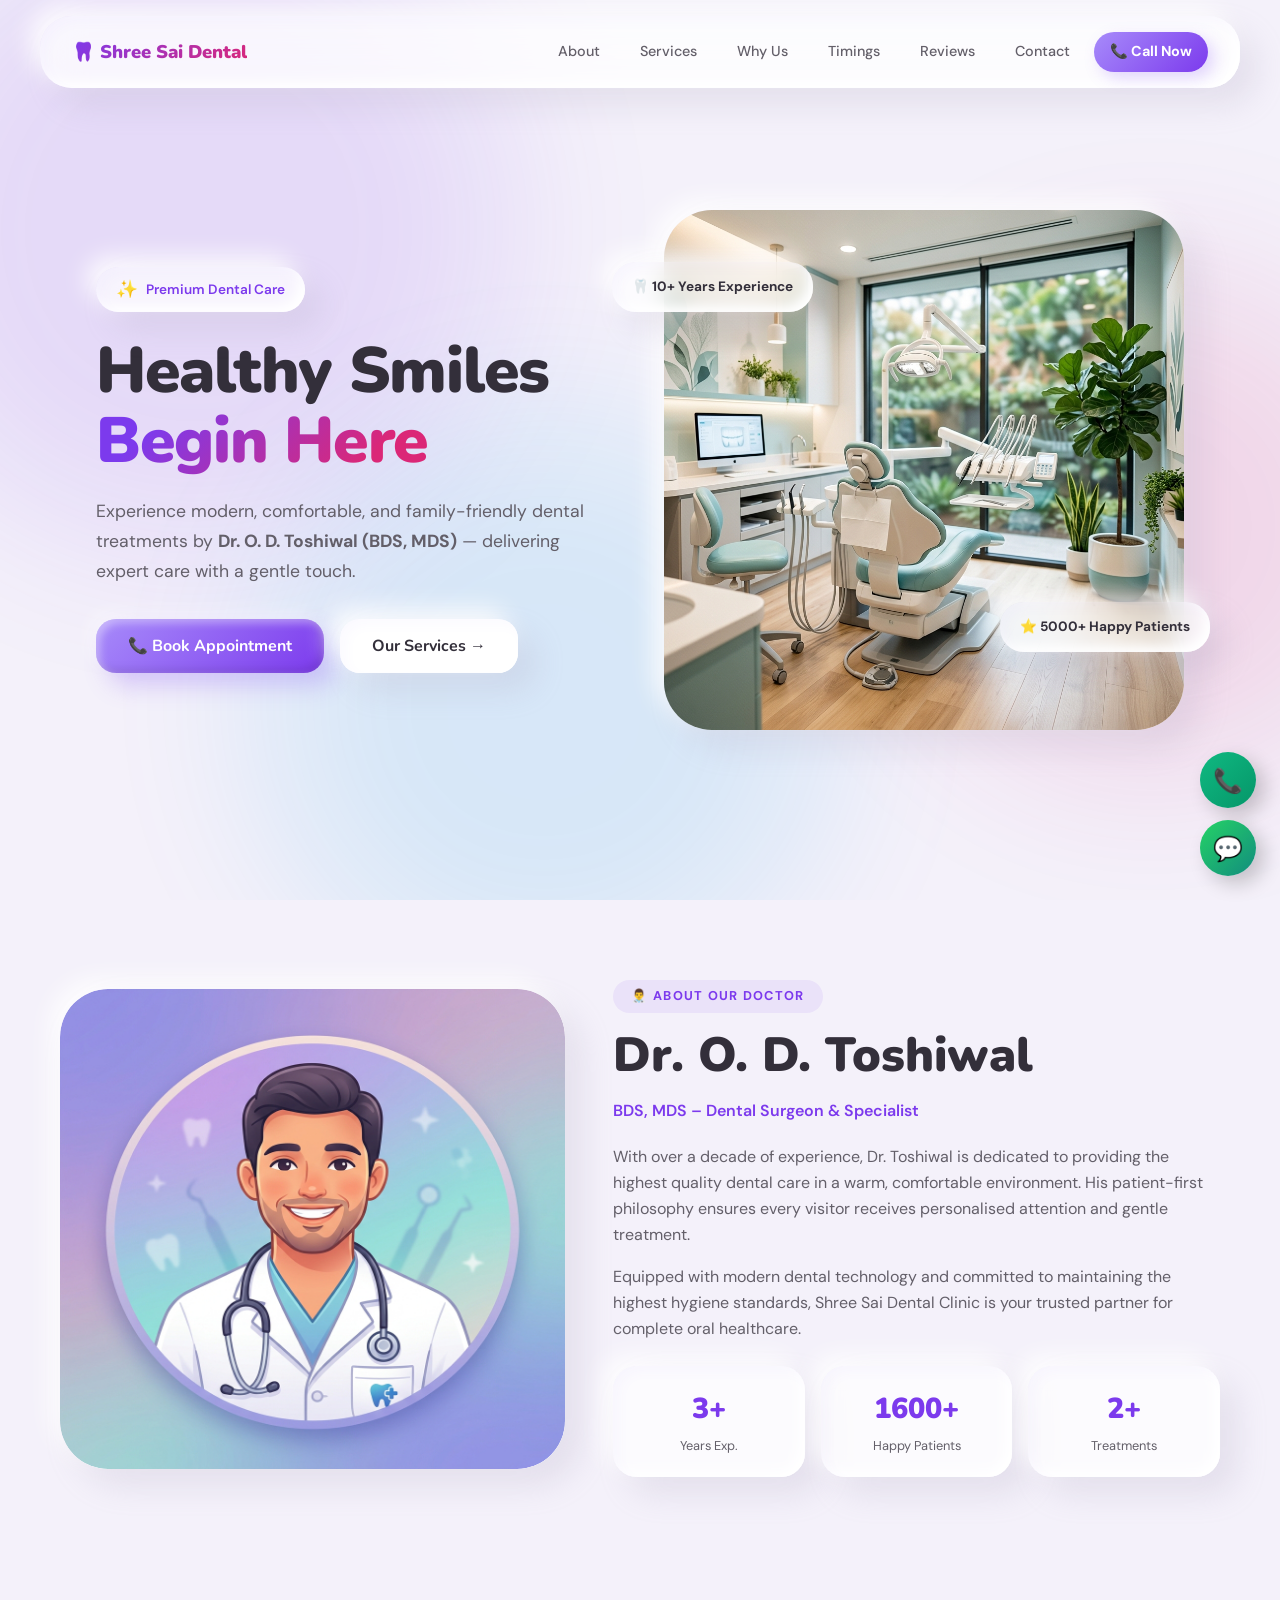
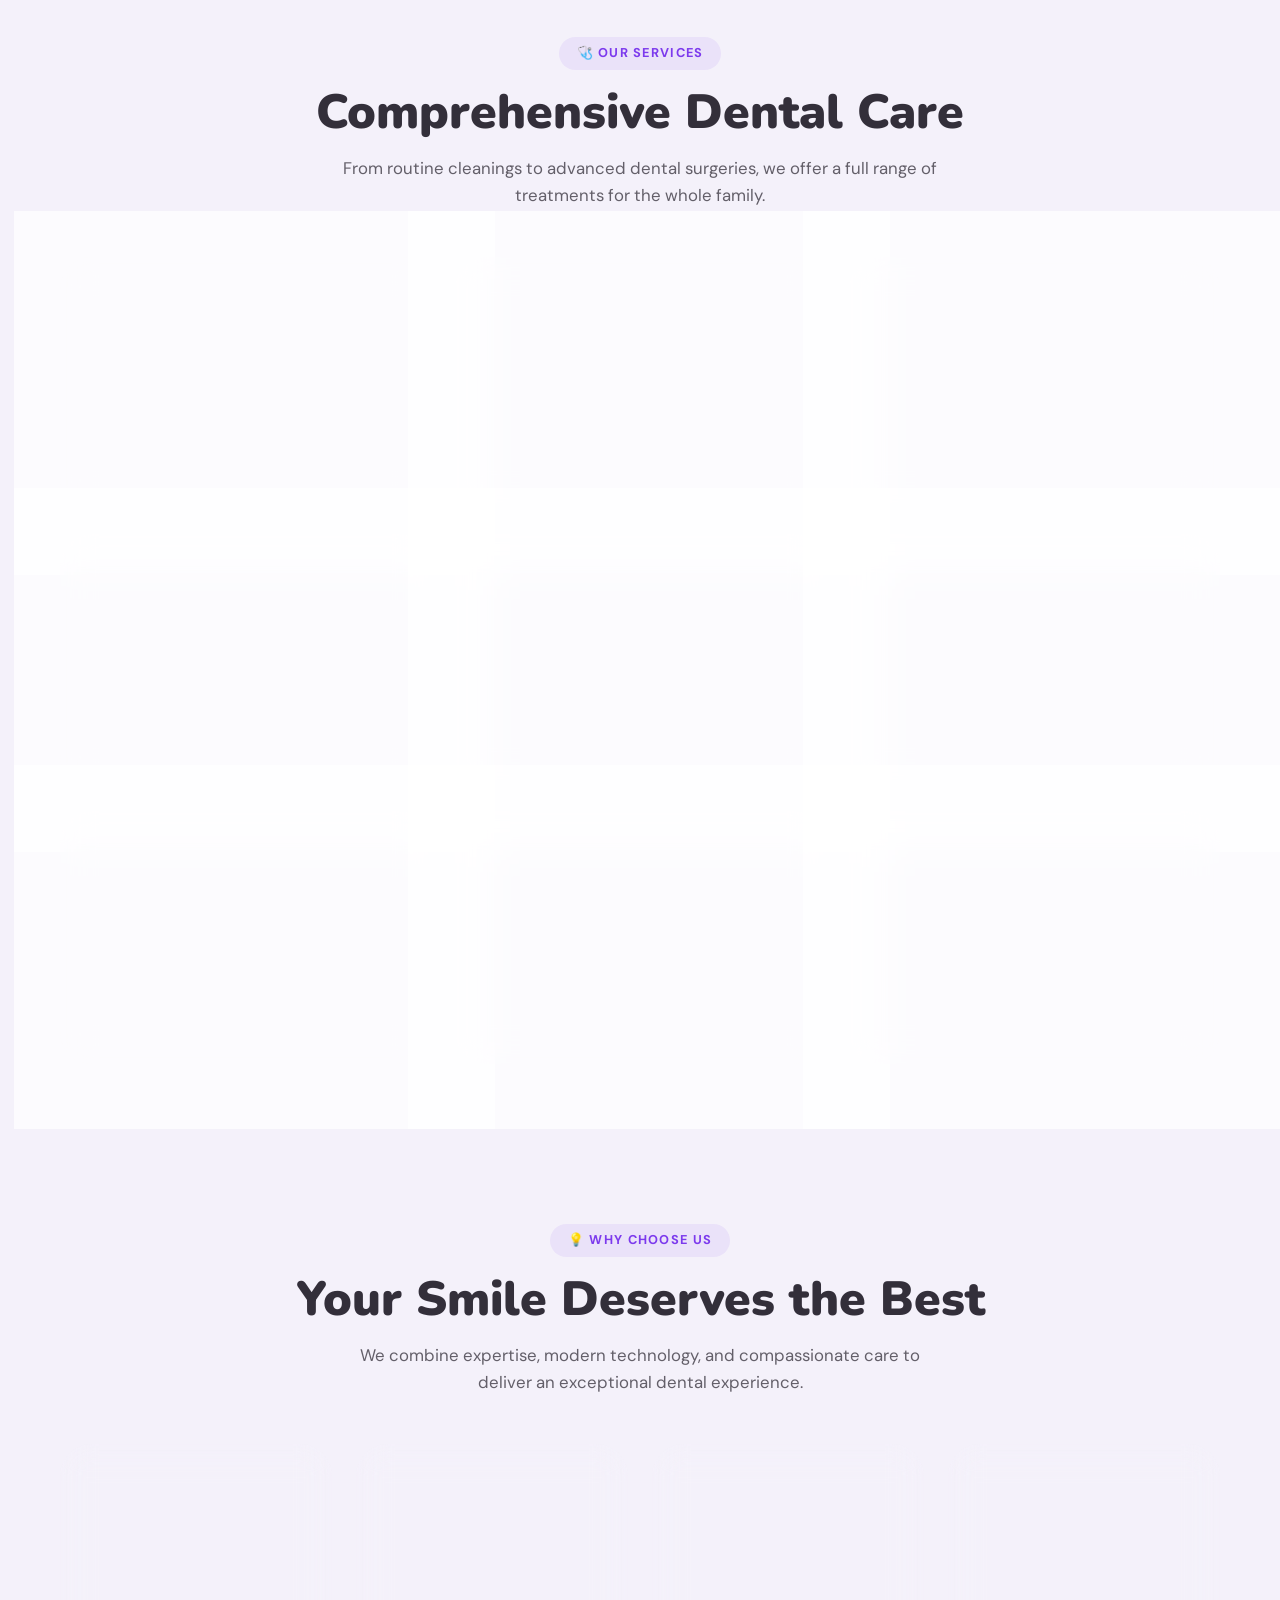
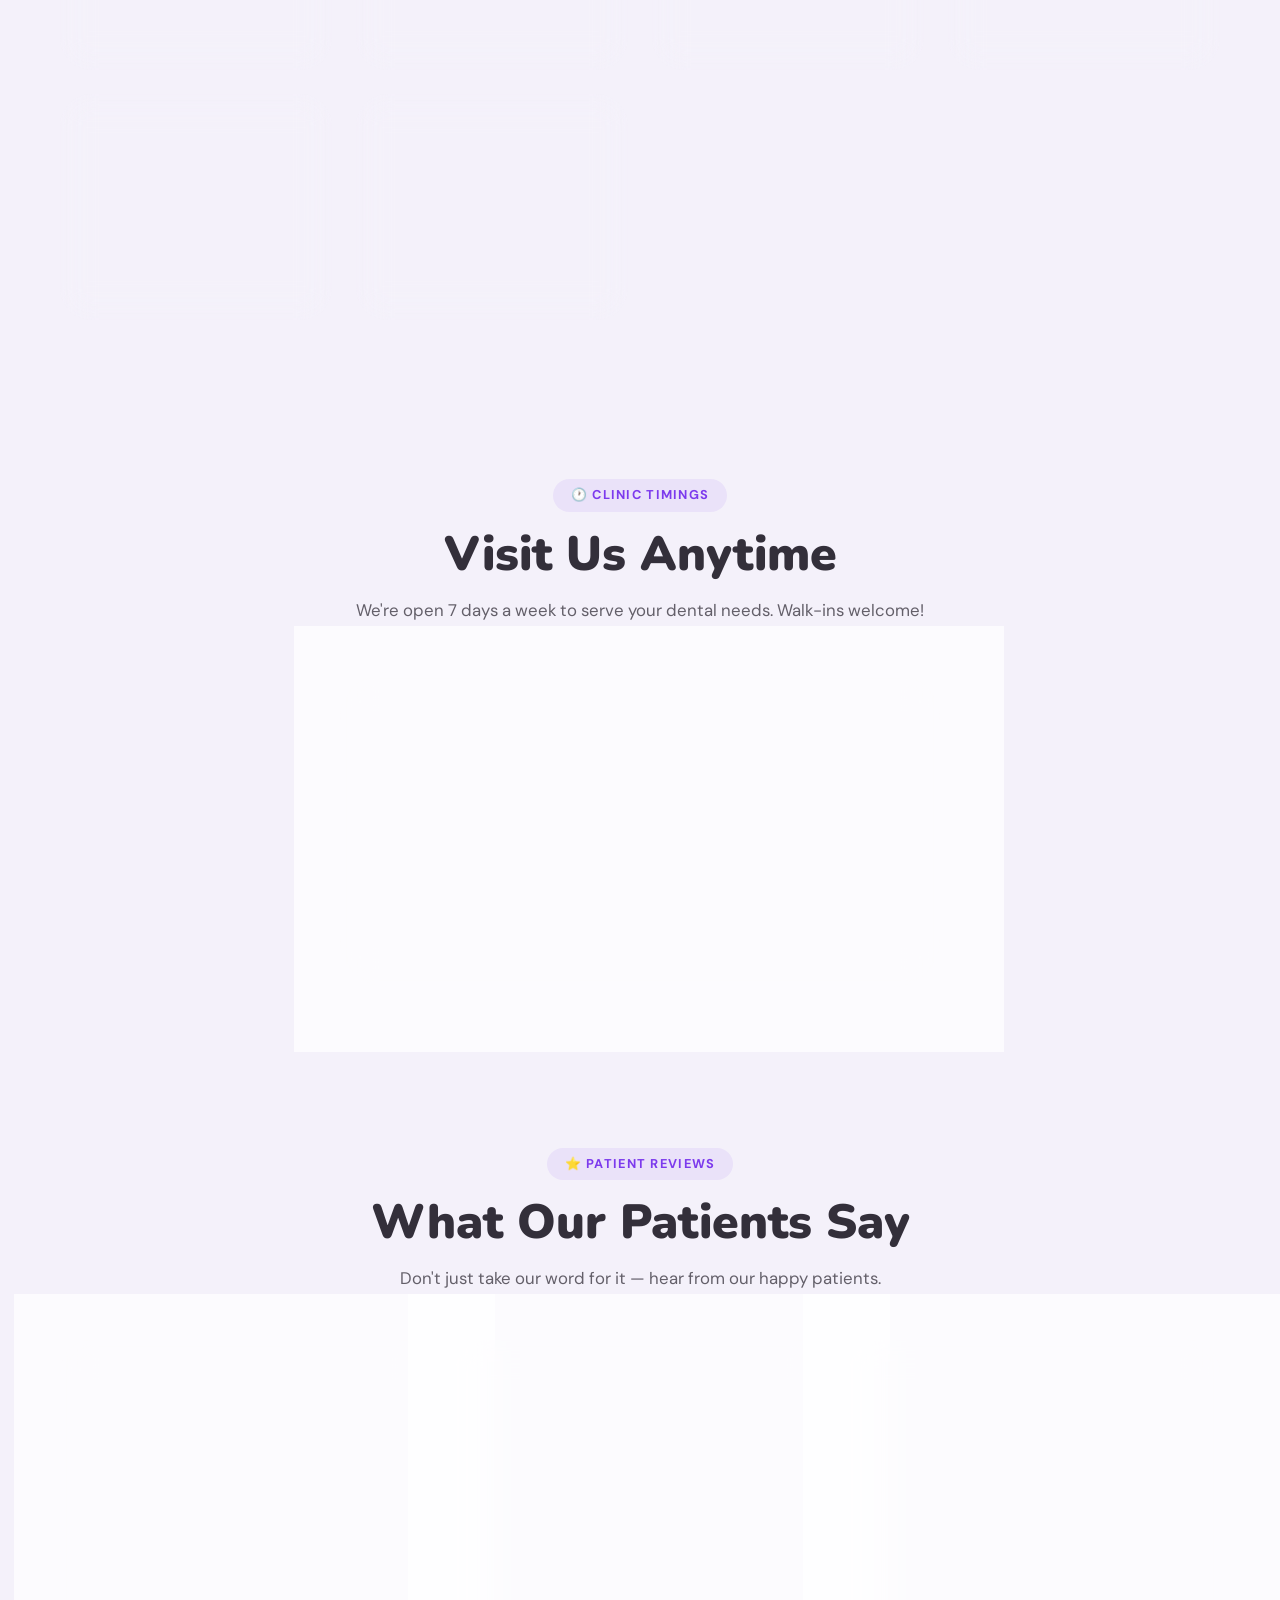
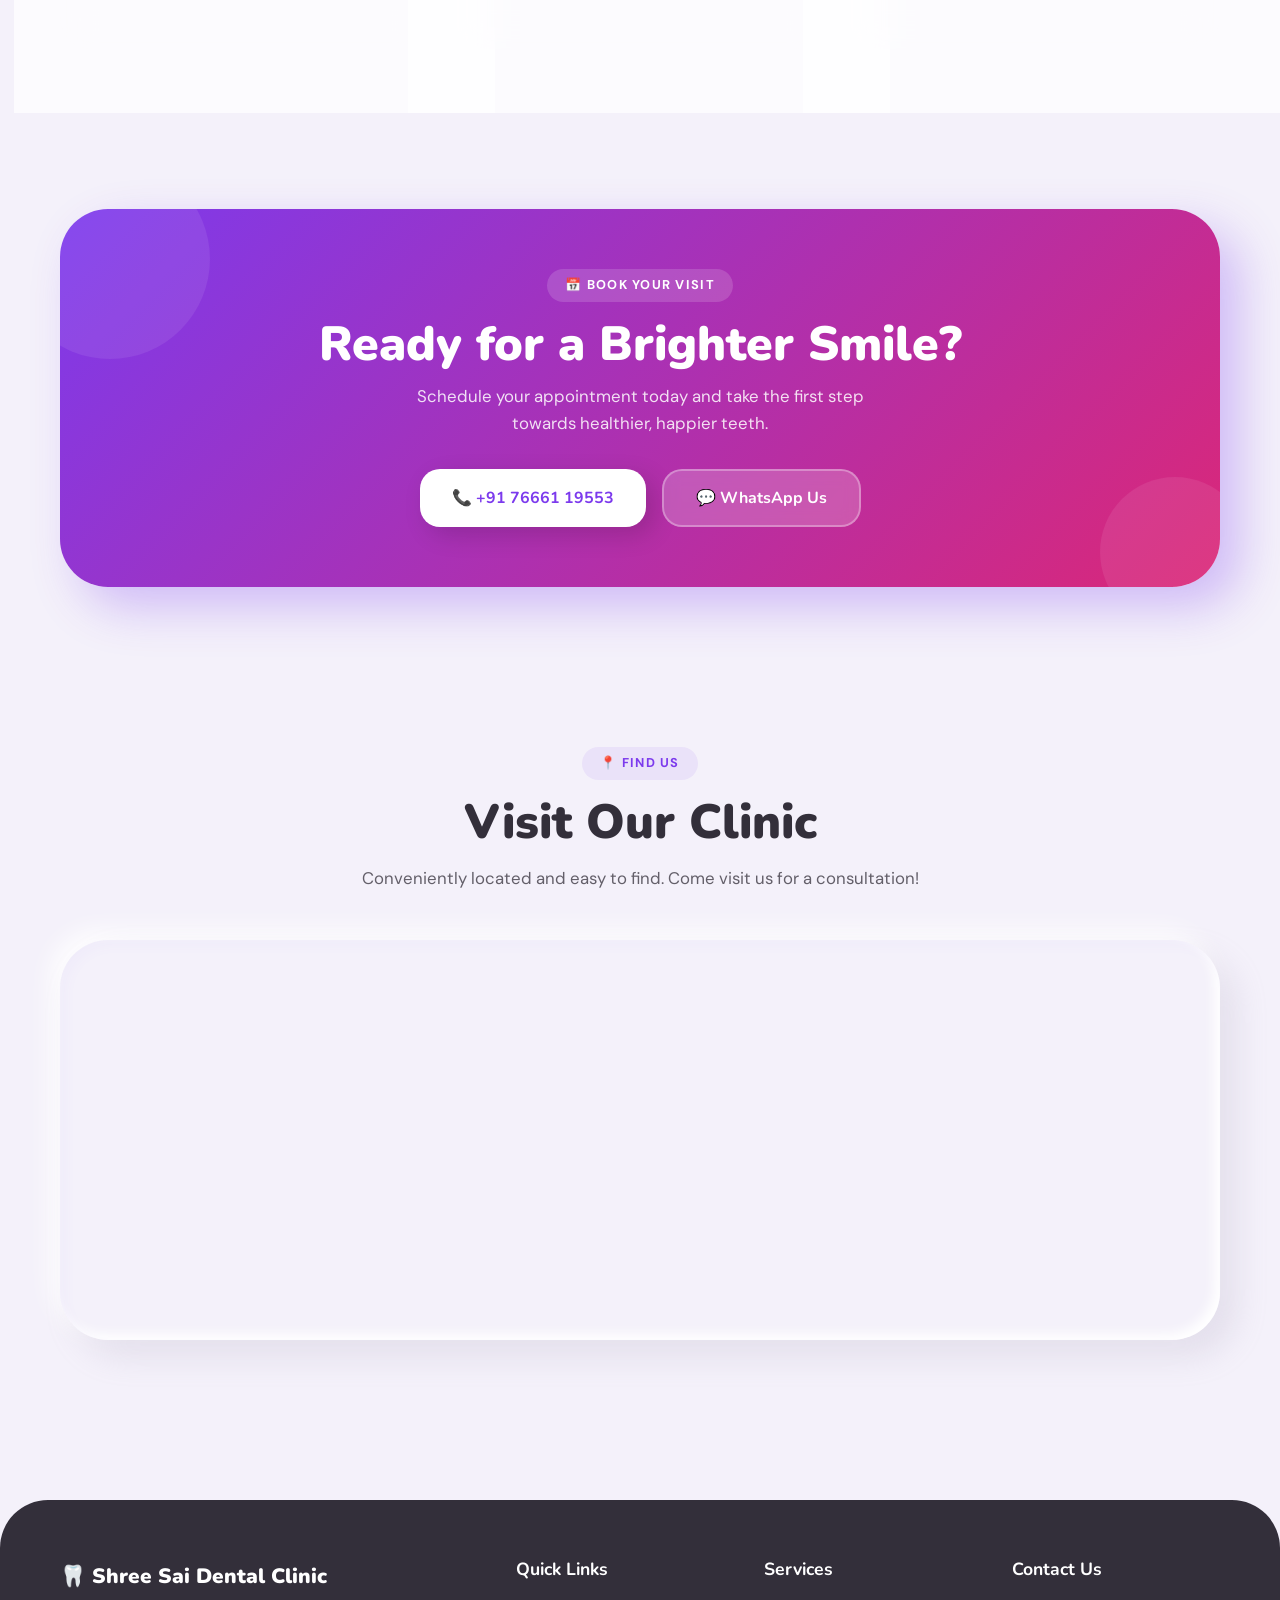
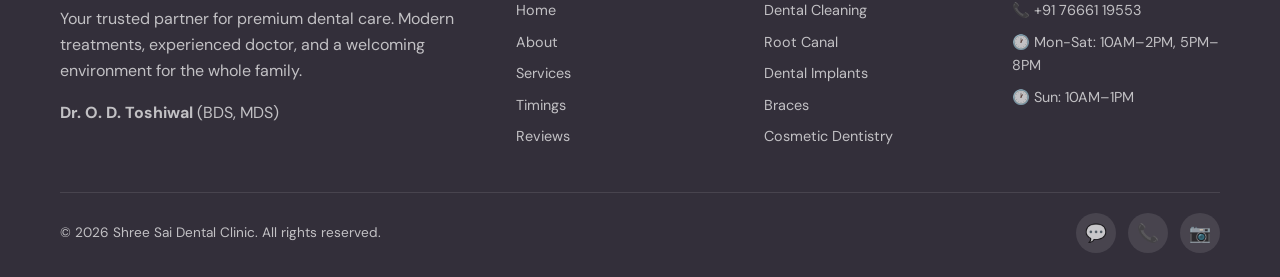
<file: sai_dental/index.html>
<!DOCTYPE html>
<html lang="en">

<head>
  <meta charset="UTF-8">
  <meta name="viewport" content="width=device-width, initial-scale=1.0">
  <title>Shree Sai Dental Clinic | Dr. O. D. Toshiwal (BDS, MDS) – Premium Dental Care</title>
  <meta name="description"
    content="Shree Sai Dental Clinic offers premium dental care by Dr. O. D. Toshiwal (BDS, MDS). Services include dental implants, root canal, braces, cosmetic dentistry &amp; more. Book your appointment today.">
  <meta name="keywords"
    content="dental clinic, dentist, dental implants, root canal, braces, cosmetic dentistry, Dr Toshiwal">
  <link rel="stylesheet" href="style.css">
  <link rel="icon"
    href="data:image/svg+xml,<svg xmlns='http://www.w3.org/2000/svg' viewBox='0 0 100 100'><text y='.9em' font-size='90'>🦷</text></svg>">
</head>

<body>

  <!-- Loader -->
  <div id="loader">
    <div class="loader-tooth"></div>
  </div>

  <!-- Floating Background Blobs -->
  <div class="blobs">
    <div class="blob blob--1"></div>
    <div class="blob blob--2"></div>
    <div class="blob blob--3"></div>
  </div>

  <!-- Navbar -->
  <nav class="navbar" id="navbar">
    <a href="#" class="nav-logo">🦷 Shree Sai Dental</a>
    <div class="nav-links" id="navLinks">
      <a href="#about">About</a>
      <a href="#services">Services</a>
      <a href="#why-us">Why Us</a>
      <a href="#timings">Timings</a>
      <a href="#testimonials">Reviews</a>
      <a href="#contact">Contact</a>
      <a href="tel:+917666119553" class="nav-cta">📞 Call Now</a>
    </div>
    <button class="hamburger" id="hamburger" aria-label="Menu">
      <span></span><span></span><span></span>
    </button>
  </nav>

  <!-- Mobile Menu -->
  <div class="mobile-overlay" id="mobileOverlay"></div>
  <div class="mobile-menu" id="mobileMenu">
    <a href="#about">About</a>
    <a href="#services">Services</a>
    <a href="#why-us">Why Us</a>
    <a href="#timings">Timings</a>
    <a href="#testimonials">Reviews</a>
    <a href="#contact">Contact</a>
    <a href="tel:+917666119553" style="color:var(--accent);">📞 +91 76661 19553</a>
  </div>

  <!-- Hero Section -->
  <section class="hero" id="hero">
    <div class="container">
      <div class="hero-grid">
        <div class="hero-content">
          <div class="hero-badge"><span>✨</span> Premium Dental Care</div>
          <h1>Healthy Smiles<br><span class="gradient-text">Begin Here</span></h1>
          <p class="hero-sub">Experience modern, comfortable, and family-friendly dental treatments by <strong>Dr. O. D.
              Toshiwal (BDS, MDS)</strong> — delivering expert care with a gentle touch.</p>
          <div class="hero-btns">
            <a href="tel:+917666119553" class="btn btn--primary">📞 Book Appointment</a>
            <a href="#services" class="btn btn--secondary">Our Services →</a>
          </div>
        </div>
        <div class="hero-img-wrap">
          <img src="assets/clinic-hero.png" alt="Modern dental clinic with state-of-the-art equipment" width="520"
            height="520">
          <div class="hero-float hero-float--1">🦷 10+ Years Experience</div>
          <div class="hero-float hero-float--2">⭐ 5000+ Happy Patients</div>
        </div>
      </div>
    </div>
  </section>

  <!-- About Section -->
  <section id="about" class="reveal">
    <div class="container">
      <div class="about-grid">
        <div class="about-img">
          <img src="assets/doctor-avatar.png" alt="Dr. O. D. Toshiwal – Dentist at Shree Sai Dental Clinic" width="480"
            height="480">
        </div>
        <div class="about-content">
          <div class="section-badge">👨‍⚕️ About Our Doctor</div>
          <h2 class="section-title">Dr. O. D. Toshiwal</h2>
          <p class="subtitle">BDS, MDS – Dental Surgeon & Specialist</p>
          <p>With over a decade of experience, Dr. Toshiwal is dedicated to providing the highest quality dental care in
            a warm, comfortable environment. His patient-first philosophy ensures every visitor receives personalised
            attention and gentle treatment.</p>
          <p>Equipped with modern dental technology and committed to maintaining the highest hygiene standards, Shree
            Sai Dental Clinic is your trusted partner for complete oral healthcare.</p>
          <div class="about-stats">
            <div class="stat-orb">
              <div class="num" data-target="10">0</div>
              <div class="label">Years Exp.</div>
            </div>
            <div class="stat-orb">
              <div class="num" data-target="5000">0</div>
              <div class="label">Happy Patients</div>
            </div>
            <div class="stat-orb">
              <div class="num" data-target="9">0</div>
              <div class="label">Treatments</div>
            </div>
          </div>
        </div>
      </div>
    </div>
  </section>

  <!-- Services Section -->
  <section id="services" class="reveal">
    <div class="container">
      <div class="text-center">
        <div class="section-badge">🩺 Our Services</div>
        <h2 class="section-title">Comprehensive Dental Care</h2>
        <p class="section-sub mx-auto">From routine cleanings to advanced dental surgeries, we offer a full range of
          treatments for the whole family.</p>
      </div>
      <div class="services-grid">
        <div class="service-card reveal">
          <div class="service-icon icon-blue">🧹</div>
          <h3>Ultrasonic Dental Cleaning</h3>
          <p>Advanced ultrasonic scaling to remove plaque, tartar, and stains — leaving your teeth sparkling clean and
            healthy.</p>
        </div>
        <div class="service-card reveal">
          <div class="service-icon icon-purple">🦷</div>
          <h3>Root Canal Treatment</h3>
          <p>Pain-free root canal procedures using modern techniques to save and restore damaged or infected teeth.</p>
        </div>
        <div class="service-card reveal">
          <div class="service-icon icon-teal">🔩</div>
          <h3>Dental Implants</h3>
          <p>Permanent, natural-looking tooth replacement with state-of-the-art implant technology for a confident
            smile.</p>
        </div>
        <div class="service-card reveal">
          <div class="service-icon icon-pink">😁</div>
          <h3>Braces & Orthodontics</h3>
          <p>Straighten your teeth with traditional braces or modern aligners for a beautifully aligned smile.</p>
        </div>
        <div class="service-card reveal">
          <div class="service-icon icon-amber">👑</div>
          <h3>Dental Caps & Crowns</h3>
          <p>Custom-crafted caps and crowns to restore the shape, size, and strength of your damaged teeth.</p>
        </div>
        <div class="service-card reveal">
          <div class="service-icon icon-emerald">👶</div>
          <h3>Children Dental Care</h3>
          <p>Gentle, kid-friendly dental treatments in a fun, comfortable environment to build lifelong healthy habits.
          </p>
        </div>
        <div class="service-card reveal">
          <div class="service-icon icon-cyan">🦿</div>
          <h3>Dentures</h3>
          <p>Custom-fitted partial and complete dentures for natural-looking, comfortable tooth replacement solutions.
          </p>
        </div>
        <div class="service-card reveal">
          <div class="service-icon icon-rose">🔧</div>
          <h3>Tooth Removal & Surgeries</h3>
          <p>Safe, painless tooth extractions and dental surgeries performed with precision and utmost care.</p>
        </div>
        <div class="service-card reveal">
          <div class="service-icon icon-indigo">💎</div>
          <h3>Cosmetic Dentistry</h3>
          <p>Transform your smile with teeth whitening, veneers, and aesthetic treatments for a radiant appearance.</p>
        </div>
      </div>
    </div>
  </section>

  <!-- Why Choose Us -->
  <section id="why-us" class="reveal">
    <div class="container">
      <div class="text-center">
        <div class="section-badge">💡 Why Choose Us</div>
        <h2 class="section-title">Your Smile Deserves the Best</h2>
        <p class="section-sub mx-auto">We combine expertise, modern technology, and compassionate care to deliver an
          exceptional dental experience.</p>
      </div>
      <div class="why-grid">
        <div class="why-card reveal">
          <div class="why-icon icon-purple">👨‍⚕️</div>
          <h3>Experienced Dentist</h3>
          <p>Decade-long expertise with advanced qualifications (BDS, MDS).</p>
        </div>
        <div class="why-card reveal">
          <div class="why-icon icon-blue">🔬</div>
          <h3>Modern Equipment</h3>
          <p>State-of-the-art dental technology for precise, efficient treatments.</p>
        </div>
        <div class="why-card reveal">
          <div class="why-icon icon-emerald">🛡️</div>
          <h3>Safe & Hygienic</h3>
          <p>Stringent sterilization protocols and a spotlessly clean clinic environment.</p>
        </div>
        <div class="why-card reveal">
          <div class="why-icon icon-amber">💰</div>
          <h3>Affordable Care</h3>
          <p>Quality dental treatments at reasonable, transparent pricing for all.</p>
        </div>
        <div class="why-card reveal">
          <div class="why-icon icon-pink">🤗</div>
          <h3>Gentle & Comfortable</h3>
          <p>Compassionate, pain-free approach to make every visit stress-free.</p>
        </div>
        <div class="why-card reveal">
          <div class="why-icon icon-teal">👨‍👩‍👧‍👦</div>
          <h3>Family Dental Care</h3>
          <p>Comprehensive care for patients of all ages — from toddlers to seniors.</p>
        </div>
      </div>
    </div>
  </section>

  <!-- Timings Section -->
  <section id="timings" class="reveal">
    <div class="container">
      <div class="text-center">
        <div class="section-badge">🕐 Clinic Timings</div>
        <h2 class="section-title">Visit Us Anytime</h2>
        <p class="section-sub mx-auto">We're open 7 days a week to serve your dental needs. Walk-ins welcome!</p>
      </div>
      <div class="timings-card">
        <div class="timing-row">
          <span class="timing-day">📅 Monday – Saturday</span>
          <span class="timing-hours">10:00 AM – 2:00 PM<br>5:00 PM – 8:00 PM</span>
        </div>
        <div class="timing-row">
          <span class="timing-day">📅 Sunday</span>
          <span class="timing-hours">10:00 AM – 1:00 PM</span>
        </div>
        <div class="timing-row" style="border:none; justify-content:center; padding-top:24px;">
          <a href="tel:+917666119553" class="btn btn--primary">📞 Call to Book</a>
        </div>
      </div>
    </div>
  </section>

  <!-- Testimonials Section -->
  <section id="testimonials" class="reveal">
    <div class="container">
      <div class="text-center">
        <div class="section-badge">⭐ Patient Reviews</div>
        <h2 class="section-title">What Our Patients Say</h2>
        <p class="section-sub mx-auto">Don't just take our word for it — hear from our happy patients.</p>
      </div>
      <div class="testimonials-grid">
        <div class="testimonial-card reveal">
          <div class="testimonial-stars">★★★★★</div>
          <p class="testimonial-text">"Dr. Toshiwal is an amazing dentist! He was very gentle during my root canal and I
            felt absolutely no pain. The clinic is very clean and modern. Highly recommend!"</p>
          <div class="testimonial-author">
            <div class="testimonial-avatar icon-purple">R</div>
            <div>
              <div class="testimonial-name">Ramesh Patil</div>
              <div class="testimonial-role">Root Canal Patient</div>
            </div>
          </div>
        </div>
        <div class="testimonial-card reveal">
          <div class="testimonial-stars">★★★★★</div>
          <p class="testimonial-text">"My kids love coming here! Dr. Toshiwal is so patient with children and makes them
            feel comfortable. The best family dentist we've found. Thank you!"</p>
          <div class="testimonial-author">
            <div class="testimonial-avatar icon-pink">S</div>
            <div>
              <div class="testimonial-name">Sneha Kulkarni</div>
              <div class="testimonial-role">Family Patient</div>
            </div>
          </div>
        </div>
        <div class="testimonial-card reveal">
          <div class="testimonial-stars">★★★★★</div>
          <p class="testimonial-text">"Got my dental implant done here and the result is fantastic — looks completely
            natural. Very professional and affordable. The clinic uses the latest equipment."</p>
          <div class="testimonial-author">
            <div class="testimonial-avatar icon-teal">A</div>
            <div>
              <div class="testimonial-name">Anil Deshmukh</div>
              <div class="testimonial-role">Implant Patient</div>
            </div>
          </div>
        </div>
      </div>
    </div>
  </section>

  <!-- Appointment CTA Section -->
  <section id="appointment" class="reveal">
    <div class="container">
      <div class="cta-section">
        <div class="cta-blob cta-blob--1"></div>
        <div class="cta-blob cta-blob--2"></div>
        <div style="position:relative; z-index:1;">
          <div class="section-badge" style="background:rgba(255,255,255,0.15); color:#fff;">📅 Book Your Visit</div>
          <h2 class="section-title">Ready for a Brighter Smile?</h2>
          <p class="section-sub mx-auto">Schedule your appointment today and take the first step towards healthier,
            happier teeth.</p>
          <div class="cta-btns">
            <a href="tel:+917666119553" class="btn btn--white">📞 +91 76661 19553</a>
            <a href="https://wa.me/917666119553?text=Hello%2C%20I%20would%20like%20to%20book%20a%20dental%20appointment."
              class="btn btn--glass" target="_blank" rel="noopener">💬 WhatsApp Us</a>
          </div>
        </div>
      </div>
    </div>
  </section>

  <!-- Google Maps Section -->
  <section id="location" class="reveal">
    <div class="container">
      <div class="text-center">
        <div class="section-badge">📍 Find Us</div>
        <h2 class="section-title">Visit Our Clinic</h2>
        <p class="section-sub mx-auto">Conveniently located and easy to find. Come visit us for a consultation!</p>
      </div>
      <div class="map-wrap">
        <iframe
          src="https://www.google.com/maps/embed?pb=!1m18!1m12!1m3!1d59555.739428272376!2d78.99301812167968!3d21.103246499999997!2m3!1f0!2f0!3f0!3m2!1i1024!2i768!4f13.1!3m3!1m2!1s0x3bd4bf0059eaf5a9%3A0x2d77f02d575a2c2c!2sShri%20Sai%20Dental%20Clinic!5e0!3m2!1sen!2sin!4v1779182904117!5m2!1sen!2sin"
          allowfullscreen loading="lazy" title="Shree Sai Dental Clinic Location"></iframe>
      </div>
    </div>
  </section>

  <!-- Footer -->
  <footer class="footer" id="contact">
    <div class="container">
      <div class="footer-grid">
        <div>
          <div class="footer-brand">🦷 Shree Sai Dental Clinic</div>
          <p style="margin-bottom:16px;">Your trusted partner for premium dental care. Modern treatments, experienced
            doctor, and a welcoming environment for the whole family.</p>
          <p><strong>Dr. O. D. Toshiwal</strong> (BDS, MDS)</p>
        </div>
        <div>
          <h4>Quick Links</h4>
          <a href="#hero" class="footer-link">Home</a>
          <a href="#about" class="footer-link">About</a>
          <a href="#services" class="footer-link">Services</a>
          <a href="#timings" class="footer-link">Timings</a>
          <a href="#testimonials" class="footer-link">Reviews</a>
        </div>
        <div>
          <h4>Services</h4>
          <a href="#services" class="footer-link">Dental Cleaning</a>
          <a href="#services" class="footer-link">Root Canal</a>
          <a href="#services" class="footer-link">Dental Implants</a>
          <a href="#services" class="footer-link">Braces</a>
          <a href="#services" class="footer-link">Cosmetic Dentistry</a>
        </div>
        <div>
          <h4>Contact Us</h4>
          <a href="tel:+917666119553" class="footer-link">📞 +91 76661 19553</a>
          <p class="footer-link">🕐 Mon-Sat: 10AM–2PM, 5PM–8PM</p>
          <p class="footer-link">🕐 Sun: 10AM–1PM</p>
        </div>
      </div>
      <div class="footer-bottom">
        <p>© 2026 Shree Sai Dental Clinic. All rights reserved.</p>
        <div class="social-links">
          <a href="https://wa.me/917666119553" class="social-link" aria-label="WhatsApp" target="_blank"
            rel="noopener">💬</a>
          <a href="tel:+917666119553" class="social-link" aria-label="Phone">📞</a>
          <a href="#" class="social-link" aria-label="Instagram">📷</a>
        </div>
      </div>
    </div>
  </footer>

  <!-- Floating Action Buttons -->
  <div class="fab-container">
    <a href="tel:+917666119553" class="fab fab--call" aria-label="Call Now">📞</a>
    <a href="https://wa.me/917666119553?text=Hello%2C%20I%20would%20like%20to%20book%20a%20dental%20appointment."
      class="fab fab--whatsapp" aria-label="WhatsApp" target="_blank" rel="noopener">💬</a>
  </div>

  <!-- Back to Top -->
  <button class="back-to-top" id="backToTop" aria-label="Back to top">↑</button>

  <script src="script.js"></script>
</body>

</html>
</file>
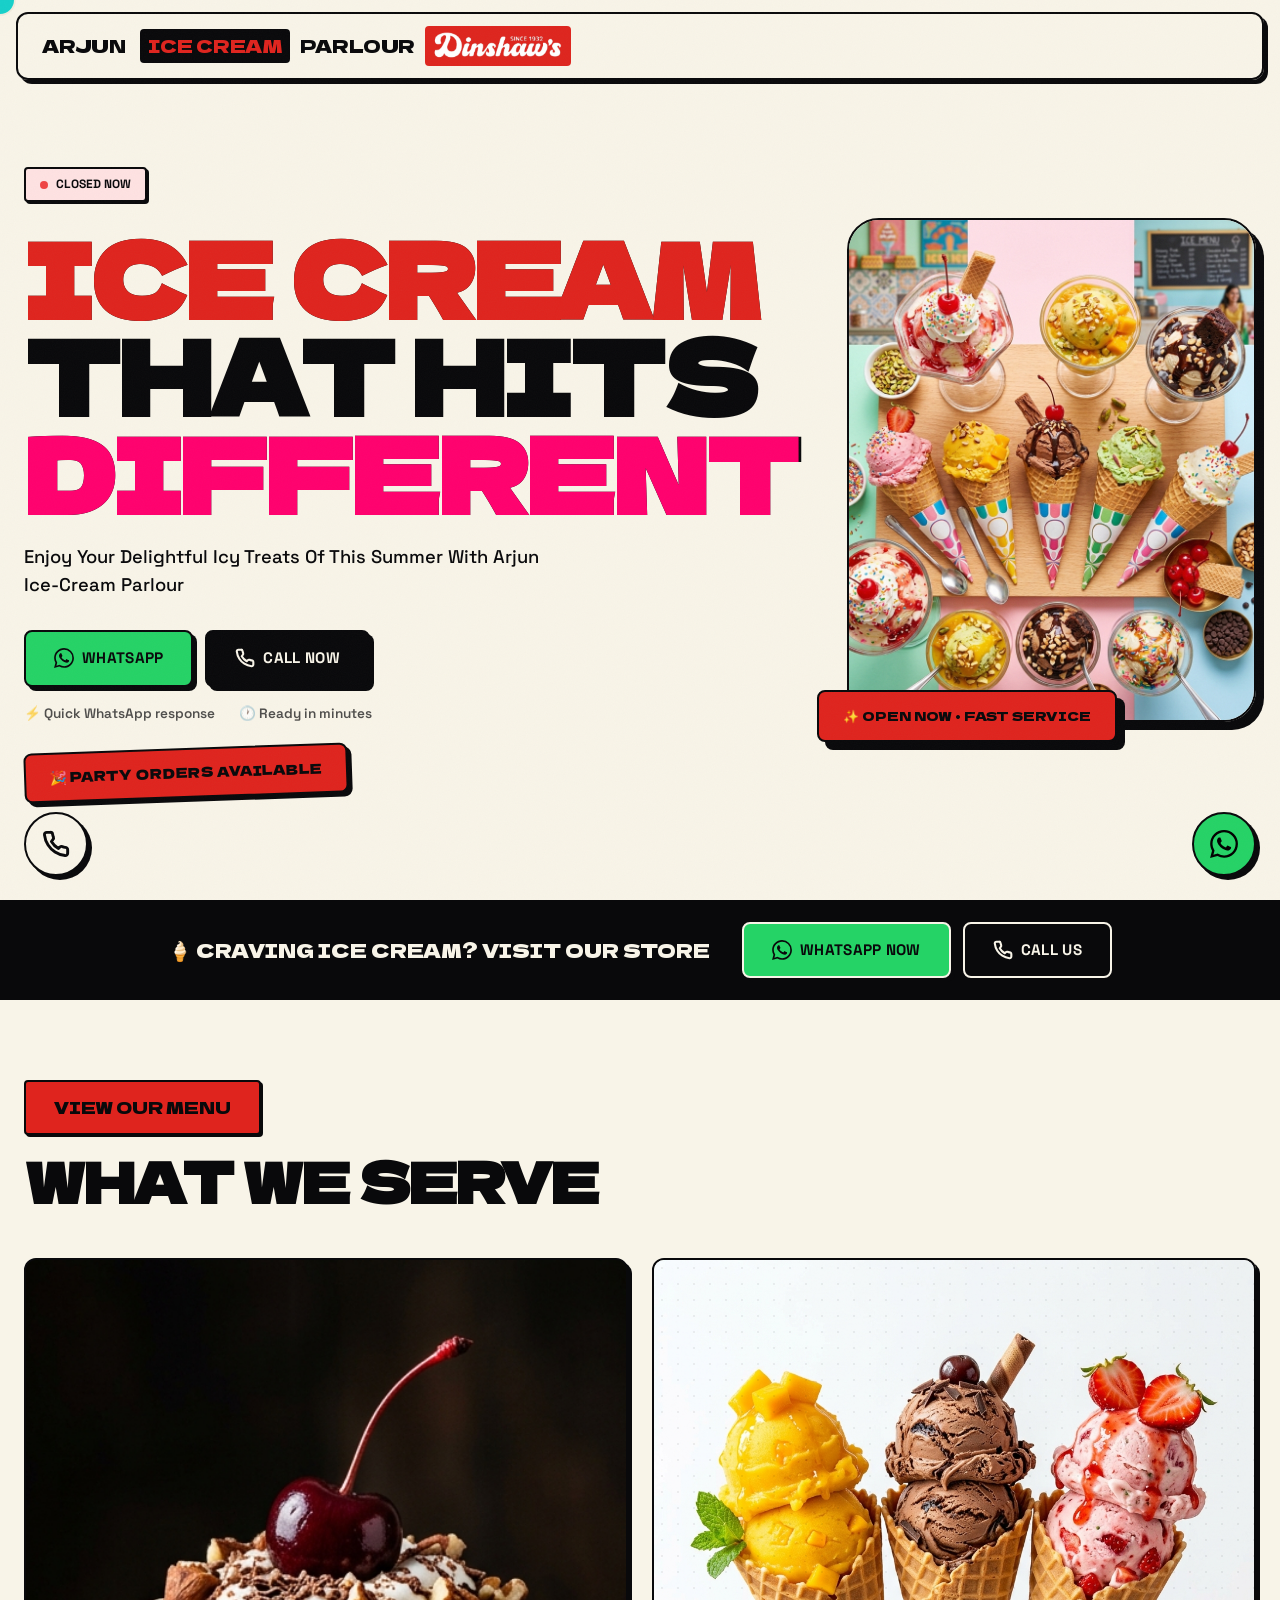
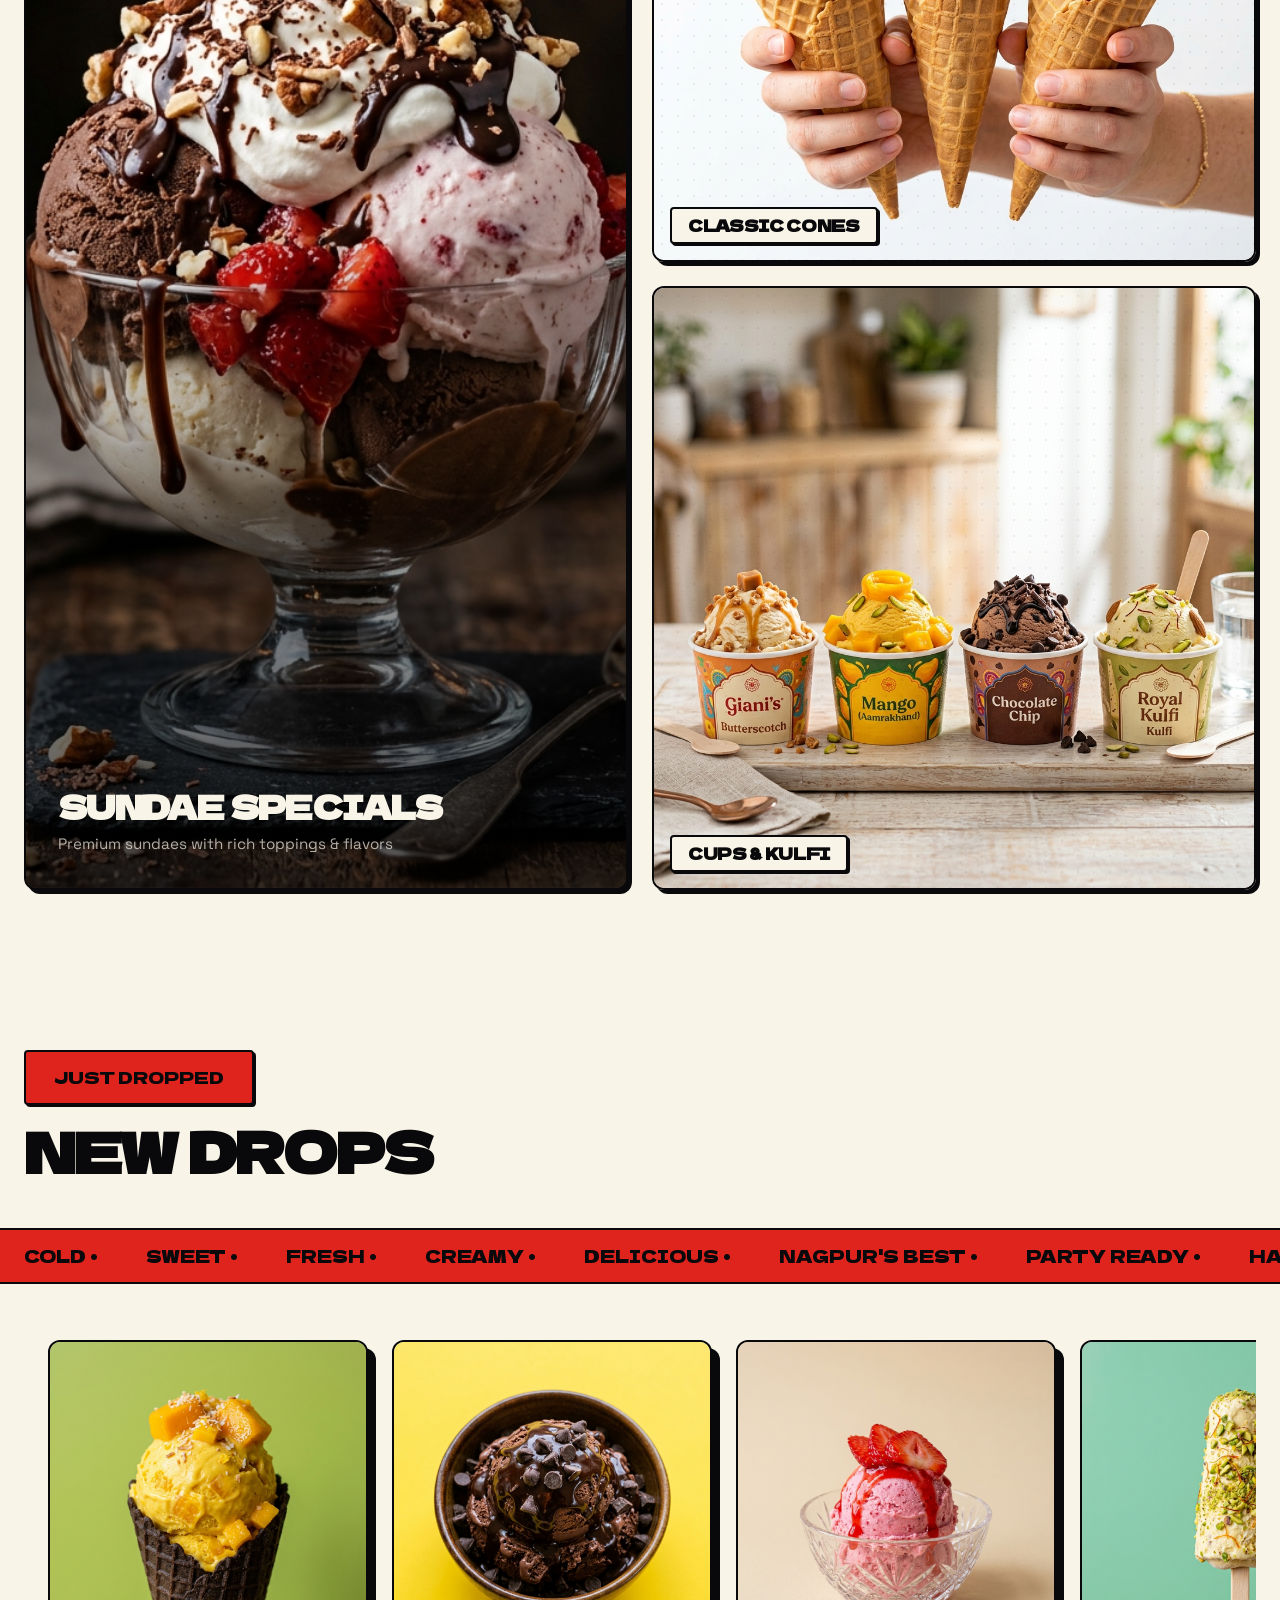
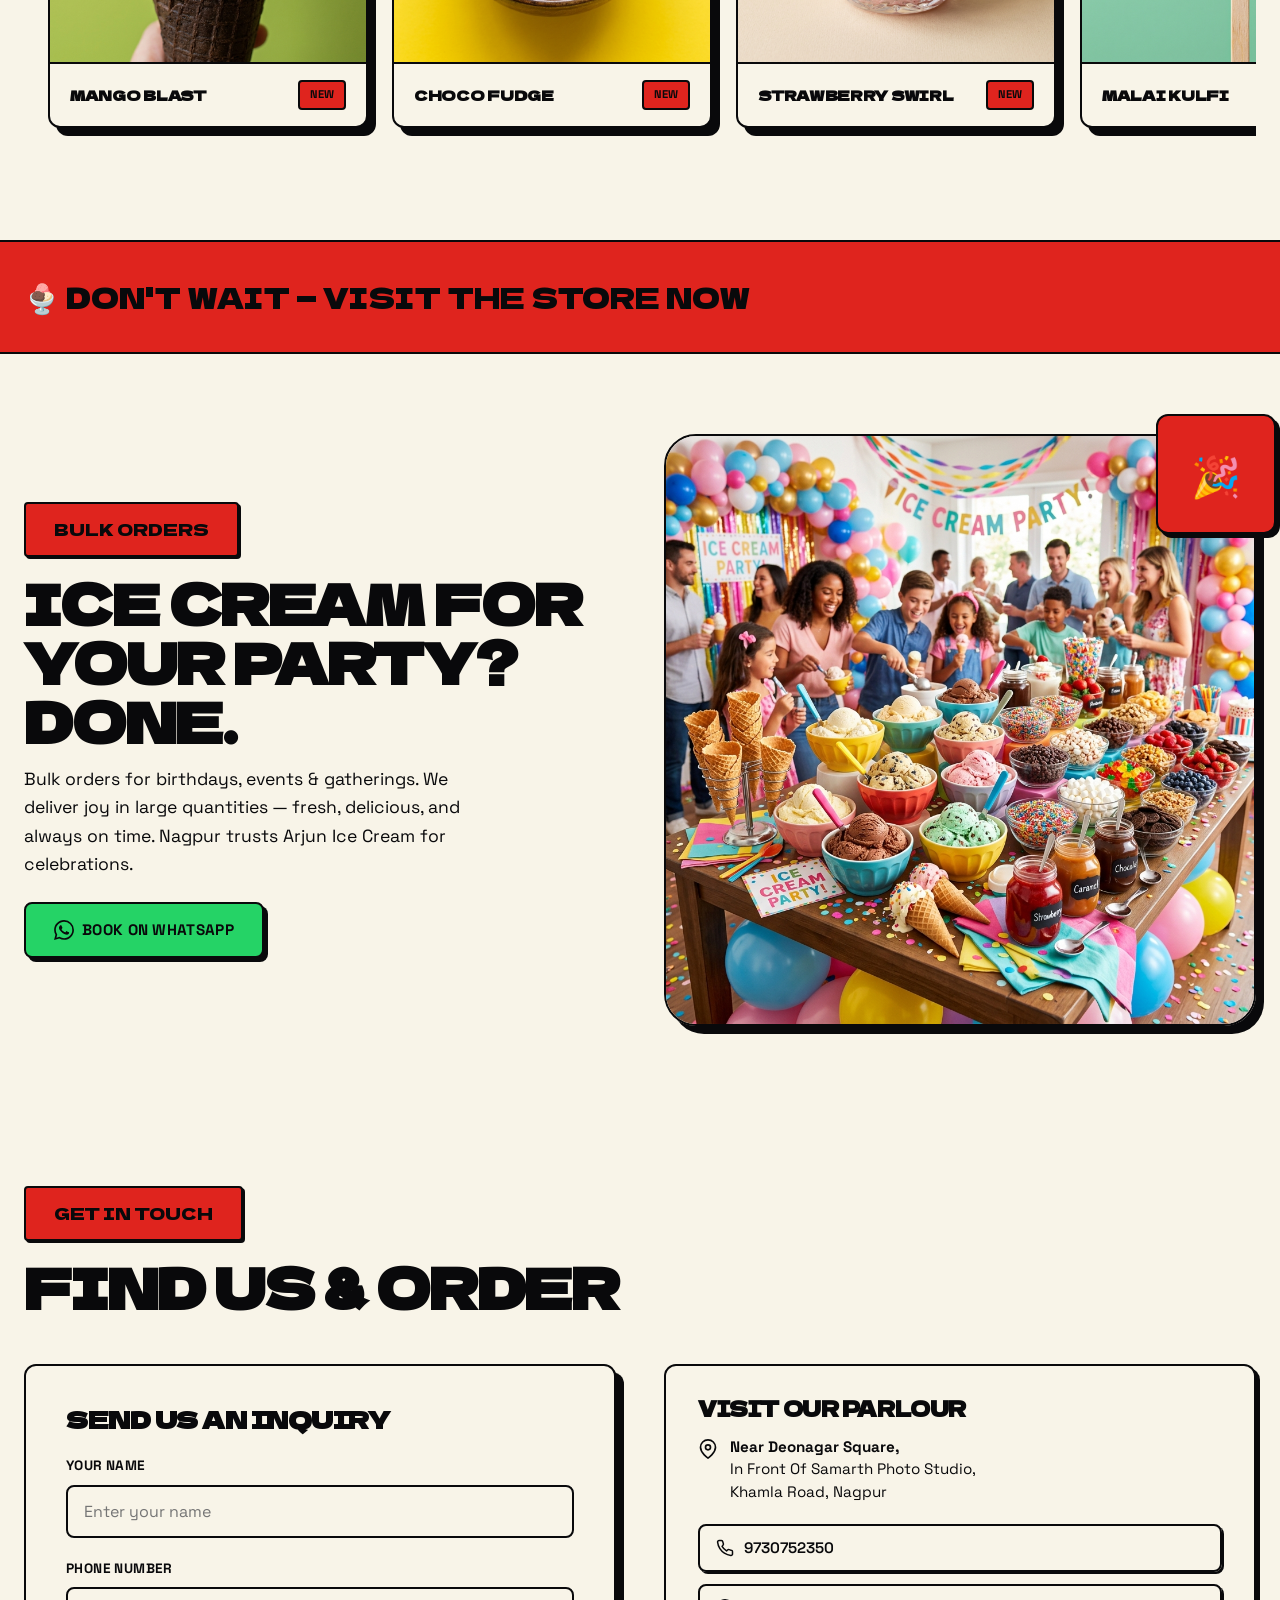
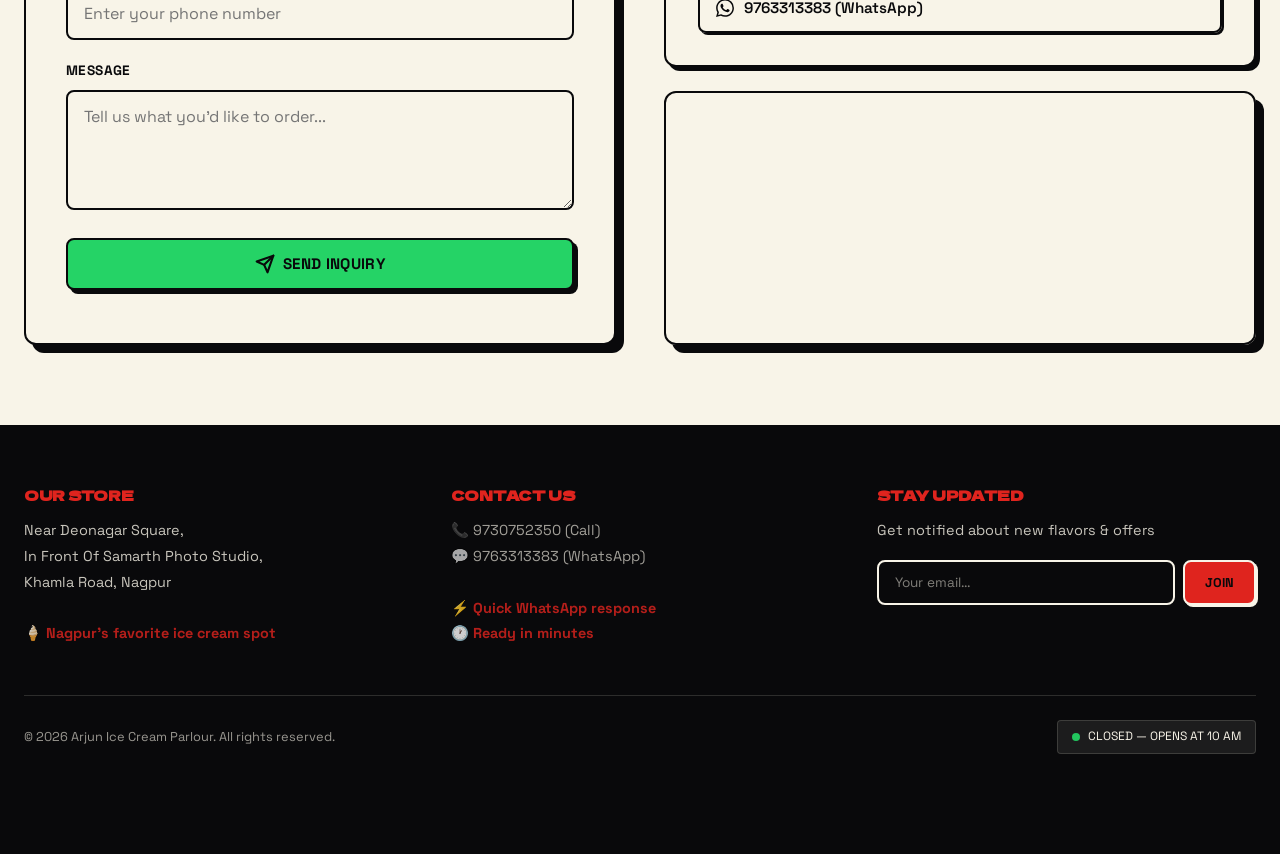
<file: arjun_icecream/website/index.html>
<!DOCTYPE html>
<html lang="en">

<head>
  <meta charset="UTF-8">
  <meta name="viewport" content="width=device-width, initial-scale=1.0">
  <title>Arjun Ice Cream Parlour — Best Ice Cream in Nagpur | Order Now</title>
  <meta name="description"
    content="Arjun Ice Cream Parlour, Khamla Road, Nagpur. Enjoy delightful icy treats this summer. Order on WhatsApp, call now, or visit us. Party orders available!">
  <meta name="keywords"
    content="ice cream, nagpur, khamla road, arjun ice cream, party orders, sundae, kulfi, nagpur ice cream parlour">
  <meta name="author" content="Arjun Ice Cream Parlour">
  <meta property="og:title" content="Arjun Ice Cream Parlour — Best Ice Cream in Nagpur">
  <meta property="og:description"
    content="Enjoy your delightful icy treats this summer. Order on WhatsApp or call us now!">
  <meta property="og:type" content="website">
  <link rel="preconnect" href="https://fonts.googleapis.com">
  <link rel="preconnect" href="https://fonts.gstatic.com" crossorigin>
  <link href="https://fonts.googleapis.com/css2?family=Dela+Gothic+One&family=Space+Grotesk:wght@400;500;600;700&display=swap" rel="stylesheet">
  <link rel="stylesheet" href="style.css">
</head>

<body>

  <!-- CUSTOM CURSOR -->
  <div class="custom-cursor" id="customCursor"></div>

  <!-- ================================
       HEADER — STICKY CONVERSION BAR
       ================================ -->
  <header class="header" id="header">
    <div class="header-inner">
      <a href="#" class="header-logo" id="headerLogo">ARJUN<span>ICE CREAM</span>Parlour<img src="images/brand.png"
          alt="Arjun Ice Cream Parlour logo" class="header-logo-img"></a>
      <!-- <nav class="header-cta">
        <a href="tel:+919730752350" class="btn btn-dark" id="headerCallBtn">
          <svg viewBox="0 0 24 24" fill="none" stroke="currentColor" stroke-width="2.5" stroke-linecap="round"
            stroke-linejoin="round">
            <path
              d="M22 16.92v3a2 2 0 0 1-2.18 2 19.79 19.79 0 0 1-8.63-3.07 19.5 19.5 0 0 1-6-6 19.79 19.79 0 0 1-3.07-8.67A2 2 0 0 1 4.11 2h3a2 2 0 0 1 2 1.72c.13.81.36 1.6.68 2.36a2 2 0 0 1-.45 2.11L8.09 9.91a16 16 0 0 0 6 6l1.27-1.27a2 2 0 0 1 2.11-.45c.76.32 1.55.55 2.36.68A2 2 0 0 1 22 16.92z">
            </path>
          </svg>
          CALL NOW
        </a>
        <a href="https://wa.me/919763313383/" target="_blank"
          class="btn btn-primary" id="headerWhatsappBtn">
          <svg viewBox="0 0 24 24" fill="currentColor">
            <path
              d="M17.472 14.382c-.297-.149-1.758-.867-2.03-.967-.273-.099-.471-.148-.67.15-.197.297-.767.966-.94 1.164-.173.199-.347.223-.644.075-.297-.15-1.255-.463-2.39-1.475-.883-.788-1.48-1.761-1.653-2.059-.173-.297-.018-.458.13-.606.134-.133.298-.347.446-.52.149-.174.198-.298.298-.497.099-.198.05-.371-.025-.52-.075-.149-.669-1.612-.916-2.207-.242-.579-.487-.5-.669-.51-.173-.008-.371-.01-.57-.01-.198 0-.52.074-.792.372-.272.297-1.04 1.016-1.04 2.479 0 1.462 1.065 2.875 1.213 3.074.149.198 2.096 3.2 5.077 4.487.709.306 1.262.489 1.694.625.712.227 1.36.195 1.871.118.571-.085 1.758-.719 2.006-1.413.248-.694.248-1.289.173-1.413-.074-.124-.272-.198-.57-.347m-5.421 7.403h-.004a9.87 9.87 0 01-5.031-1.378l-.361-.214-3.741.982.998-3.648-.235-.374a9.86 9.86 0 01-1.51-5.26c.001-5.45 4.436-9.884 9.888-9.884 2.64 0 5.122 1.03 6.988 2.898a9.825 9.825 0 012.893 6.994c-.003 5.45-4.437 9.884-9.885 9.884m8.413-18.297A11.815 11.815 0 0012.05 0C5.495 0 .16 5.335.157 11.892c0 2.096.547 4.142 1.588 5.945L.057 24l6.305-1.654a11.882 11.882 0 005.683 1.448h.005c6.554 0 11.89-5.335 11.893-11.893a11.821 11.821 0 00-3.48-8.413z" />
          </svg>
          WHATSAPP
        </a>
      </nav> -->
    </div>
  </header>

  <!-- ================================
       HERO SECTION
       ================================ -->
  <section class="hero" id="hero">
    <div class="container">
      <div class="hero-grid">
        <!-- Left: Content (7 cols) -->
        <div class="hero-content" style="margin-top: 25px;">
          <div class="open-badge" id="openBadge">
            <span class="pulse"></span> OPEN NOW
          </div>
          <h1 class="hero-heading glitch" style="margin-top: 25px;" data-text="ICE CREAM THAT HITS DIFFERENT"
            id="heroHeading">
            ICE CREAM THAT HITS DIFFERENT
          </h1>
          <p class="hero-tagline">Enjoy Your Delightful Icy Treats Of This Summer With Arjun Ice-Cream Parlour</p>
          <div class="hero-buttons">
            <a href="https://wa.me/919763313383/" target="_blank" class="btn btn-primary" id="heroWhatsappBtn">
              <svg viewBox="0 0 24 24" fill="currentColor">
                <path
                  d="M17.472 14.382c-.297-.149-1.758-.867-2.03-.967-.273-.099-.471-.148-.67.15-.197.297-.767.966-.94 1.164-.173.199-.347.223-.644.075-.297-.15-1.255-.463-2.39-1.475-.883-.788-1.48-1.761-1.653-2.059-.173-.297-.018-.458.13-.606.134-.133.298-.347.446-.52.149-.174.198-.298.298-.497.099-.198.05-.371-.025-.52-.075-.149-.669-1.612-.916-2.207-.242-.579-.487-.5-.669-.51-.173-.008-.371-.01-.57-.01-.198 0-.52.074-.792.372-.272.297-1.04 1.016-1.04 2.479 0 1.462 1.065 2.875 1.213 3.074.149.198 2.096 3.2 5.077 4.487.709.306 1.262.489 1.694.625.712.227 1.36.195 1.871.118.571-.085 1.758-.719 2.006-1.413.248-.694.248-1.289.173-1.413-.074-.124-.272-.198-.57-.347m-5.421 7.403h-.004a9.87 9.87 0 01-5.031-1.378l-.361-.214-3.741.982.998-3.648-.235-.374a9.86 9.86 0 01-1.51-5.26c.001-5.45 4.436-9.884 9.888-9.884 2.64 0 5.122 1.03 6.988 2.898a9.825 9.825 0 012.893 6.994c-.003 5.45-4.437 9.884-9.885 9.884m8.413-18.297A11.815 11.815 0 0012.05 0C5.495 0 .16 5.335.157 11.892c0 2.096.547 4.142 1.588 5.945L.057 24l6.305-1.654a11.882 11.882 0 005.683 1.448h.005c6.554 0 11.89-5.335 11.893-11.893a11.821 11.821 0 00-3.48-8.413z" />
              </svg>
              WHATSAPP
            </a>
            <a href="tel:+919730752350" class="btn btn-dark" id="heroCallBtn">
              <svg viewBox="0 0 24 24" fill="none" stroke="currentColor" stroke-width="2.5" stroke-linecap="round"
                stroke-linejoin="round">
                <path
                  d="M22 16.92v3a2 2 0 0 1-2.18 2 19.79 19.79 0 0 1-8.63-3.07 19.5 19.5 0 0 1-6-6 19.79 19.79 0 0 1-3.07-8.67A2 2 0 0 1 4.11 2h3a2 2 0 0 1 2 1.72c.13.81.36 1.6.68 2.36a2 2 0 0 1-.45 2.11L8.09 9.91a16 16 0 0 0 6 6l1.27-1.27a2 2 0 0 1 2.11-.45c.76.32 1.55.55 2.36.68A2 2 0 0 1 22 16.92z">
                </path>
              </svg>
              CALL NOW
            </a>
          </div>
          <div class="hero-microcopy">
            <span>⚡ Quick WhatsApp response</span>
            <span>🕐 Ready in minutes</span>
          </div>
          <div class="party-badge" id="partyBadge">🎉 PARTY ORDERS AVAILABLE</div>
        </div>

        <!-- Right: Visual (5 cols) -->
        <div class="hero-visual">
          <div class="hero-image-card" id="heroImageCard">
            <img src="images/hero.png" alt="Delicious ice cream collection at Arjun Ice Cream Parlour, Nagpur"
              loading="eager">
          </div>
          <div class="floating-card" id="floatingCard">
            ✨ OPEN NOW • FAST SERVICE
          </div>
        </div>
      </div>
    </div>
  </section>

  <!-- ================================
       CTA BANNER STRIP #1
       ================================ -->
  <div class="cta-banner" id="ctaBanner1">
    <div class="container">
      <div class="cta-banner-inner">
        <span class="cta-banner-text">🍦 CRAVING ICE CREAM? VISIT OUR STORE</span>
        <div style="display:flex;gap:12px;flex-wrap:wrap;">
          <a href="https://wa.me/919763313383/" target="_blank" class="btn btn-primary" id="banner1Whatsapp">
            <svg viewBox="0 0 24 24" fill="currentColor" width="18" height="18">
              <path
                d="M17.472 14.382c-.297-.149-1.758-.867-2.03-.967-.273-.099-.471-.148-.67.15-.197.297-.767.966-.94 1.164-.173.199-.347.223-.644.075-.297-.15-1.255-.463-2.39-1.475-.883-.788-1.48-1.761-1.653-2.059-.173-.297-.018-.458.13-.606.134-.133.298-.347.446-.52.149-.174.198-.298.298-.497.099-.198.05-.371-.025-.52-.075-.149-.669-1.612-.916-2.207-.242-.579-.487-.5-.669-.51-.173-.008-.371-.01-.57-.01-.198 0-.52.074-.792.372-.272.297-1.04 1.016-1.04 2.479 0 1.462 1.065 2.875 1.213 3.074.149.198 2.096 3.2 5.077 4.487.709.306 1.262.489 1.694.625.712.227 1.36.195 1.871.118.571-.085 1.758-.719 2.006-1.413.248-.694.248-1.289.173-1.413-.074-.124-.272-.198-.57-.347m-5.421 7.403h-.004a9.87 9.87 0 01-5.031-1.378l-.361-.214-3.741.982.998-3.648-.235-.374a9.86 9.86 0 01-1.51-5.26c.001-5.45 4.436-9.884 9.888-9.884 2.64 0 5.122 1.03 6.988 2.898a9.825 9.825 0 012.893 6.994c-.003 5.45-4.437 9.884-9.885 9.884m8.413-18.297A11.815 11.815 0 0012.05 0C5.495 0 .16 5.335.157 11.892c0 2.096.547 4.142 1.588 5.945L.057 24l6.305-1.654a11.882 11.882 0 005.683 1.448h.005c6.554 0 11.89-5.335 11.893-11.893a11.821 11.821 0 00-3.48-8.413z" />
            </svg>
            WHATSAPP NOW
          </a>
          <a href="tel:+919730752350" class="btn btn-outline" style="border-color: var(--bg); color: var(--bg);"
            id="banner1Call">
            <svg viewBox="0 0 24 24" fill="none" stroke="currentColor" stroke-width="2.5" stroke-linecap="round"
              stroke-linejoin="round">
              <path
                d="M22 16.92v3a2 2 0 0 1-2.18 2 19.79 19.79 0 0 1-8.63-3.07 19.5 19.5 0 0 1-6-6 19.79 19.79 0 0 1-3.07-8.67A2 2 0 0 1 4.11 2h3a2 2 0 0 1 2 1.72c.13.81.36 1.6.68 2.36a2 2 0 0 1-.45 2.11L8.09 9.91a16 16 0 0 0 6 6l1.27-1.27a2 2 0 0 1 2.11-.45c.76.32 1.55.55 2.36.68A2 2 0 0 1 22 16.92z">
              </path>
            </svg>
            CALL US
          </a>
        </div>
      </div>
    </div>
  </div>

  <!-- ================================
       BENTO PRODUCT SECTION
       ================================ -->
  <section class="bento-section" id="products">
    <div class="container">
      <span class="section-label reveal"><a href="https://www.dinshaws.co.in/ice-cream">VIEW OUR MENU</a></span>
      <h2 class="section-heading reveal">WHAT WE SERVE</h2>
      <div class="bento-grid">
        <!-- Large Card (2x2): Sundaes -->
        <div class="bento-card large reveal" id="bentoSundae">
          <img src="images/sundae.png" alt="Premium sundae specials at Arjun Ice Cream Parlour" loading="lazy">
          <div class="bento-label">
            <h3>SUNDAE SPECIALS</h3>
            <p>Premium sundaes with rich toppings & flavors</p>
          </div>
        </div>
        <!-- Small Card 1: Cones -->
        <div class="bento-card small reveal" id="bentoCones">
          <img src="images/cones.png" alt="Ice cream cones — mango, chocolate, strawberry" loading="lazy">
          <div class="bento-label">
            <h3>CLASSIC CONES</h3>
          </div>
        </div>
        <!-- Small Card 2: Cups -->
        <div class="bento-card small reveal" id="bentoCups">
          <img src="images/cups.png" alt="Ice cream cups with Indian flavors" loading="lazy">
          <div class="bento-label">
            <h3>CUPS & KULFI</h3>
          </div>
        </div>
      </div>
    </div>
  </section>

  <!-- ================================
       NEW DROPS — HORIZONTAL SCROLL
       ================================ -->
  <section class="new-drops" id="newDrops">
    <div class="container">
      <span class="section-label reveal">JUST DROPPED</span>
      <h2 class="section-heading reveal">NEW DROPS</h2>
    </div>

    <!-- Marquee -->
    <div class="marquee-wrapper">
      <div class="marquee-track" id="marqueeTrack">
        <span>COLD •</span><span>SWEET •</span><span>FRESH •</span><span>CREAMY •</span><span>DELICIOUS
          •</span><span>NAGPUR'S BEST •</span><span>PARTY READY •</span><span>HANDCRAFTED •</span>
        <span>COLD •</span><span>SWEET •</span><span>FRESH •</span><span>CREAMY •</span><span>DELICIOUS
          •</span><span>NAGPUR'S BEST •</span><span>PARTY READY •</span><span>HANDCRAFTED •</span>
      </div>
    </div>

    <div class="container">
      <div class="scroll-container" id="scrollContainer">
        <!-- Card 1: Mango Blast -->
        <div class="drop-card" id="dropMango">
          <img src="images/mango.png" alt="Mango Blast ice cream — new flavor" loading="lazy">
          <div class="drop-card-info">
            <h4>MANGO BLAST</h4>
            <span class="drop-tag">NEW</span>
          </div>
        </div>
        <!-- Card 2: Choco Fudge -->
        <div class="drop-card" id="dropChoco">
          <img src="images/chocolate.png" alt="Choco Fudge ice cream — new flavor" loading="lazy">
          <div class="drop-card-info">
            <h4>CHOCO FUDGE</h4>
            <span class="drop-tag">NEW</span>
          </div>
        </div>
        <!-- Card 3: Strawberry Swirl -->
        <div class="drop-card" id="dropStrawberry">
          <img src="images/strawberry.png" alt="Strawberry Swirl ice cream — new flavor" loading="lazy">
          <div class="drop-card-info">
            <h4>STRAWBERRY SWIRL</h4>
            <span class="drop-tag">NEW</span>
          </div>
        </div>
        <!-- Card 4: Malai Kulfi -->
        <div class="drop-card" id="dropKulfi">
          <img src="images/kulfi.png" alt="Malai Kulfi — traditional Indian ice cream" loading="lazy">
          <div class="drop-card-info">
            <h4>MALAI KULFI</h4>
            <span class="drop-tag">🔥 HOT</span>
          </div>
        </div>
        <!-- Card 5: Butterscotch -->
        <div class="drop-card" id="dropButterscotch">
          <img src="images/butterscotch.png" alt="Butterscotch Crunch ice cream" loading="lazy">
          <div class="drop-card-info">
            <h4>BUTTERSCOTCH CRUNCH</h4>
            <span class="drop-tag">NEW</span>
          </div>
        </div>
      </div>
    </div>
  </section>

  <!-- ================================
       CTA STRIP #2
       ================================ -->
  <div class="cta-strip" id="ctaStrip2">
    <div class="container">
      <div class="cta-strip-inner">
        <span class="cta-strip-text">🍨 DON'T WAIT — VISIT THE STORE NOW</span>
        <!-- <div class="cta-strip-buttons">
          <a href="https://wa.me/919763313383/" target="_blank"
            class="btn btn-dark" id="strip2Whatsapp" style="background: #25d366;">
            <svg viewBox="0 0 24 24" fill="currentColor">
              <path
                d="M17.472 14.382c-.297-.149-1.758-.867-2.03-.967-.273-.099-.471-.148-.67.15-.197.297-.767.966-.94 1.164-.173.199-.347.223-.644.075-.297-.15-1.255-.463-2.39-1.475-.883-.788-1.48-1.761-1.653-2.059-.173-.297-.018-.458.13-.606.134-.133.298-.347.446-.52.149-.174.198-.298.298-.497.099-.198.05-.371-.025-.52-.075-.149-.669-1.612-.916-2.207-.242-.579-.487-.5-.669-.51-.173-.008-.371-.01-.57-.01-.198 0-.52.074-.792.372-.272.297-1.04 1.016-1.04 2.479 0 1.462 1.065 2.875 1.213 3.074.149.198 2.096 3.2 5.077 4.487.709.306 1.262.489 1.694.625.712.227 1.36.195 1.871.118.571-.085 1.758-.719 2.006-1.413.248-.694.248-1.289.173-1.413-.074-.124-.272-.198-.57-.347m-5.421 7.403h-.004a9.87 9.87 0 01-5.031-1.378l-.361-.214-3.741.982.998-3.648-.235-.374a9.86 9.86 0 01-1.51-5.26c.001-5.45 4.436-9.884 9.888-9.884 2.64 0 5.122 1.03 6.988 2.898a9.825 9.825 0 012.893 6.994c-.003 5.45-4.437 9.884-9.885 9.884m8.413-18.297A11.815 11.815 0 0012.05 0C5.495 0 .16 5.335.157 11.892c0 2.096.547 4.142 1.588 5.945L.057 24l6.305-1.654a11.882 11.882 0 005.683 1.448h.005c6.554 0 11.89-5.335 11.893-11.893a11.821 11.821 0 00-3.48-8.413z" />
            </svg>
            WHATSAPP
          </a>
          <a href="tel:+919730752350" class="btn btn-outline" id="strip2Call">CALL 9730752350</a>
        </div> -->
      </div>
    </div>
  </div>

  <!-- ================================
       PARTY ORDERS SECTION
       ================================ -->
  <section class="party-section" id="partySection">
    <div class="container">
      <div class="party-grid">
        <div class="party-content reveal">
          <span class="section-label">BULK ORDERS</span>
          <h2>ICE CREAM FOR YOUR PARTY? DONE.</h2>
          <p>Bulk orders for birthdays, events & gatherings. We deliver joy in large quantities — fresh, delicious, and
            always on time. Nagpur trusts Arjun Ice Cream for celebrations.</p>
          <a href="https://wa.me/919763313383?text=Hi%2C%20I%20want%20to%20place%20a%20party%20order%20for%20ice%20cream"
            target="_blank" class="btn btn-primary" id="partyWhatsappBtn">
            <svg viewBox="0 0 24 24" fill="currentColor">
              <path
                d="M17.472 14.382c-.297-.149-1.758-.867-2.03-.967-.273-.099-.471-.148-.67.15-.197.297-.767.966-.94 1.164-.173.199-.347.223-.644.075-.297-.15-1.255-.463-2.39-1.475-.883-.788-1.48-1.761-1.653-2.059-.173-.297-.018-.458.13-.606.134-.133.298-.347.446-.52.149-.174.198-.298.298-.497.099-.198.05-.371-.025-.52-.075-.149-.669-1.612-.916-2.207-.242-.579-.487-.5-.669-.51-.173-.008-.371-.01-.57-.01-.198 0-.52.074-.792.372-.272.297-1.04 1.016-1.04 2.479 0 1.462 1.065 2.875 1.213 3.074.149.198 2.096 3.2 5.077 4.487.709.306 1.262.489 1.694.625.712.227 1.36.195 1.871.118.571-.085 1.758-.719 2.006-1.413.248-.694.248-1.289.173-1.413-.074-.124-.272-.198-.57-.347m-5.421 7.403h-.004a9.87 9.87 0 01-5.031-1.378l-.361-.214-3.741.982.998-3.648-.235-.374a9.86 9.86 0 01-1.51-5.26c.001-5.45 4.436-9.884 9.888-9.884 2.64 0 5.122 1.03 6.988 2.898a9.825 9.825 0 012.893 6.994c-.003 5.45-4.437 9.884-9.885 9.884m8.413-18.297A11.815 11.815 0 0012.05 0C5.495 0 .16 5.335.157 11.892c0 2.096.547 4.142 1.588 5.945L.057 24l6.305-1.654a11.882 11.882 0 005.683 1.448h.005c6.554 0 11.89-5.335 11.893-11.893a11.821 11.821 0 00-3.48-8.413z" />
            </svg>
            BOOK ON WHATSAPP
          </a>
        </div>
        <div class="party-image-wrapper reveal">
          <img src="images/party.png" alt="Ice cream party setup for events and celebrations" loading="lazy">
          <div class="party-floating-accent" id="partyAccent">🎉</div>
        </div>
      </div>
    </div>
  </section>

  <!-- ================================
       CONTACT + LOCATION SECTION
       ================================ -->
  <section class="contact-section" id="contact">
    <div class="container">
      <span class="section-label reveal">GET IN TOUCH</span>
      <h2 class="section-heading reveal">FIND US & ORDER</h2>
      <div class="contact-grid">
        <!-- Contact Form -->
        <div class="contact-form-wrapper reveal" id="contactFormWrapper">
          <h3>SEND US AN INQUIRY</h3>
          <form id="contactForm" onsubmit="handleFormSubmit(event)">
            <div class="form-group">
              <label for="contactName">YOUR NAME</label>
              <input type="text" id="contactName" name="name" placeholder="Enter your name" required>
            </div>
            <div class="form-group">
              <label for="contactPhone">PHONE NUMBER</label>
              <input type="tel" id="contactPhone" name="phone" placeholder="Enter your phone number" required>
            </div>
            <div class="form-group">
              <label for="contactMessage">MESSAGE</label>
              <textarea id="contactMessage" name="message" placeholder="Tell us what you'd like to order..."></textarea>
            </div>
            <button type="submit" class="btn btn-primary" id="submitInquiry" style="width:100%;justify-content:center;">
              <svg viewBox="0 0 24 24" fill="none" stroke="currentColor" stroke-width="2.5" stroke-linecap="round"
                stroke-linejoin="round">
                <line x1="22" y1="2" x2="11" y2="13"></line>
                <polygon points="22 2 15 22 11 13 2 9 22 2"></polygon>
              </svg>
              SEND INQUIRY
            </button>
          </form>
        </div>

        <!-- Address + Map -->
        <div class="contact-right">
          <div class="address-block reveal" id="addressBlock">
            <h3>VISIT OUR PARLOUR</h3>
            <div class="address-line">
              <svg viewBox="0 0 24 24" fill="none" stroke="currentColor" stroke-width="2" stroke-linecap="round"
                stroke-linejoin="round">
                <path d="M21 10c0 7-9 13-9 13s-9-6-9-13a9 9 0 0 1 18 0z"></path>
                <circle cx="12" cy="10" r="3"></circle>
              </svg>
              <div>
                <strong>Near Deonagar Square,</strong><br>
                In Front Of Samarth Photo Studio,<br>
                Khamla Road, Nagpur
              </div>
            </div>
            <div class="contact-links">
              <a href="tel:+919730752350" class="contact-link" id="addressCallLink">
                <svg viewBox="0 0 24 24" fill="none" stroke="currentColor" stroke-width="2" stroke-linecap="round"
                  stroke-linejoin="round">
                  <path
                    d="M22 16.92v3a2 2 0 0 1-2.18 2 19.79 19.79 0 0 1-8.63-3.07 19.5 19.5 0 0 1-6-6 19.79 19.79 0 0 1-3.07-8.67A2 2 0 0 1 4.11 2h3a2 2 0 0 1 2 1.72c.13.81.36 1.6.68 2.36a2 2 0 0 1-.45 2.11L8.09 9.91a16 16 0 0 0 6 6l1.27-1.27a2 2 0 0 1 2.11-.45c.76.32 1.55.55 2.36.68A2 2 0 0 1 22 16.92z">
                  </path>
                </svg>
                9730752350
              </a>
              <a href="https://wa.me/919763313383/" target="_blank" class="contact-link" id="addressWhatsappLink">
                <svg viewBox="0 0 24 24" fill="currentColor">
                  <path
                    d="M17.472 14.382c-.297-.149-1.758-.867-2.03-.967-.273-.099-.471-.148-.67.15-.197.297-.767.966-.94 1.164-.173.199-.347.223-.644.075-.297-.15-1.255-.463-2.39-1.475-.883-.788-1.48-1.761-1.653-2.059-.173-.297-.018-.458.13-.606.134-.133.298-.347.446-.52.149-.174.198-.298.298-.497.099-.198.05-.371-.025-.52-.075-.149-.669-1.612-.916-2.207-.242-.579-.487-.5-.669-.51-.173-.008-.371-.01-.57-.01-.198 0-.52.074-.792.372-.272.297-1.04 1.016-1.04 2.479 0 1.462 1.065 2.875 1.213 3.074.149.198 2.096 3.2 5.077 4.487.709.306 1.262.489 1.694.625.712.227 1.36.195 1.871.118.571-.085 1.758-.719 2.006-1.413.248-.694.248-1.289.173-1.413-.074-.124-.272-.198-.57-.347m-5.421 7.403h-.004a9.87 9.87 0 01-5.031-1.378l-.361-.214-3.741.982.998-3.648-.235-.374a9.86 9.86 0 01-1.51-5.26c.001-5.45 4.436-9.884 9.888-9.884 2.64 0 5.122 1.03 6.988 2.898a9.825 9.825 0 012.893 6.994c-.003 5.45-4.437 9.884-9.885 9.884m8.413-18.297A11.815 11.815 0 0012.05 0C5.495 0 .16 5.335.157 11.892c0 2.096.547 4.142 1.588 5.945L.057 24l6.305-1.654a11.882 11.882 0 005.683 1.448h.005c6.554 0 11.89-5.335 11.893-11.893a11.821 11.821 0 00-3.48-8.413z" />
                </svg>
                9763313383 (WhatsApp)
              </a>
            </div>
          </div>

          <!-- Google Map Embed -->
          <div class="map-container reveal" id="mapContainer">
            <iframe
              src="https://www.google.com/maps/embed?pb=!1m18!1m12!1m3!1d232.62182163208362!2d79.06755908252971!3d21.114593524108294!2m3!1f0!2f0!3f0!3m2!1i1024!2i768!4f13.1!3m3!1m2!1s0x3bd4bf7f29e6dd21%3A0x2644d758941dd6fb!2sSamarth%20Photo%20Studio%20%26%20Cloth%20Centre!5e0!3m2!1sen!2sus!4v1776320969018!5m2!1sen!2sus"
              width="600" height="300" style="border:0;" allowfullscreen="" loading="lazy"
              referrerpolicy="no-referrer-when-downgrade"
              title="Arjun Ice Cream Parlour location on Google Maps — Khamla Road, Nagpur">
            </iframe>
          </div>
        </div>
      </div>
    </div>
  </section>

  <!-- ================================
       FLOATING ACTION BUTTONS
       ================================ -->
  <a href="https://wa.me/919763313383/" target="_blank" class="fab fab-whatsapp" id="fabWhatsapp"
    aria-label="Order on WhatsApp">
    <svg viewBox="0 0 24 24">
      <path
        d="M17.472 14.382c-.297-.149-1.758-.867-2.03-.967-.273-.099-.471-.148-.67.15-.197.297-.767.966-.94 1.164-.173.199-.347.223-.644.075-.297-.15-1.255-.463-2.39-1.475-.883-.788-1.48-1.761-1.653-2.059-.173-.297-.018-.458.13-.606.134-.133.298-.347.446-.52.149-.174.198-.298.298-.497.099-.198.05-.371-.025-.52-.075-.149-.669-1.612-.916-2.207-.242-.579-.487-.5-.669-.51-.173-.008-.371-.01-.57-.01-.198 0-.52.074-.792.372-.272.297-1.04 1.016-1.04 2.479 0 1.462 1.065 2.875 1.213 3.074.149.198 2.096 3.2 5.077 4.487.709.306 1.262.489 1.694.625.712.227 1.36.195 1.871.118.571-.085 1.758-.719 2.006-1.413.248-.694.248-1.289.173-1.413-.074-.124-.272-.198-.57-.347m-5.421 7.403h-.004a9.87 9.87 0 01-5.031-1.378l-.361-.214-3.741.982.998-3.648-.235-.374a9.86 9.86 0 01-1.51-5.26c.001-5.45 4.436-9.884 9.888-9.884 2.64 0 5.122 1.03 6.988 2.898a9.825 9.825 0 012.893 6.994c-.003 5.45-4.437 9.884-9.885 9.884m8.413-18.297A11.815 11.815 0 0012.05 0C5.495 0 .16 5.335.157 11.892c0 2.096.547 4.142 1.588 5.945L.057 24l6.305-1.654a11.882 11.882 0 005.683 1.448h.005c6.554 0 11.89-5.335 11.893-11.893a11.821 11.821 0 00-3.48-8.413z" />
    </svg>
    <span class="fab-tooltip">Quick WhatsApp response ⚡</span>
  </a>

  <a href="tel:+919730752350" class="fab fab-call" id="fabCall" aria-label="Call Arjun Ice Cream Parlour">
    <svg viewBox="0 0 24 24" fill="none" stroke="var(--primary)" stroke-width="2.5" stroke-linecap="round"
      stroke-linejoin="round">
      <path
        d="M22 16.92v3a2 2 0 0 1-2.18 2 19.79 19.79 0 0 1-8.63-3.07 19.5 19.5 0 0 1-6-6 19.79 19.79 0 0 1-3.07-8.67A2 2 0 0 1 4.11 2h3a2 2 0 0 1 2 1.72c.13.81.36 1.6.68 2.36a2 2 0 0 1-.45 2.11L8.09 9.91a16 16 0 0 0 6 6l1.27-1.27a2 2 0 0 1 2.11-.45c.76.32 1.55.55 2.36.68A2 2 0 0 1 22 16.92z">
      </path>
    </svg>
    <span class="fab-tooltip">Tap to call directly 📞</span>
  </a>

  <!-- ================================
       FOOTER
       ================================ -->
  <footer class="footer" id="footer">
    <div class="container">
      <div class="footer-grid">
        <!-- Column 1: Store -->
        <div class="footer-col">
          <h4>OUR STORE</h4>
          <p>
            Near Deonagar Square,<br>
            In Front Of Samarth Photo Studio,<br>
            Khamla Road, Nagpur<br><br>
            <strong style="color: var(--accent);">🍦 Nagpur's favorite ice cream spot</strong>
          </p>
        </div>

        <!-- Column 2: Contact -->
        <div class="footer-col">
          <h4>CONTACT US</h4>
          <p>
            <a href="tel:+919730752350">📞 9730752350 (Call)</a><br>
            <a href="https://wa.me/919763313383/" target="_blank">💬
              9763313383 (WhatsApp)</a><br><br>
            <strong style="color: var(--accent);">⚡ Quick WhatsApp response</strong><br>
            <strong style="color: var(--accent);">🕐 Ready in minutes</strong>
          </p>
        </div>

        <!-- Column 3: Newsletter -->
        <div class="footer-col">
          <h4>STAY UPDATED</h4>
          <p>Get notified about new flavors & offers</p>
          <div class="footer-newsletter">
            <input type="email" placeholder="Your email..." id="footerEmail" aria-label="Your email address">
            <button type="button" id="footerSubscribeBtn">JOIN</button>
          </div>
        </div>
      </div>

      <div class="footer-bottom">
        <p>&copy; 2026 Arjun Ice Cream Parlour. All rights reserved.</p>
        <div class="footer-bottom-badge">
          <span class="dot-green"></span>
          <span>OPEN NOW — SERVING FRESH</span>
        </div>
      </div>
    </div>
  </footer>

  <!-- ================================
       JAVASCRIPT
       ================================ -->
  <script src="script.js"></script>
</body>

</html>
</file>
<file: sai_dental/style.css>
@import url('https://fonts.googleapis.com/css2?family=Nunito:wght@700;800;900&family=DM+Sans:wght@400;500;700&display=swap');

:root {
  --canvas: #F4F1FA;
  --foreground: #332F3A;
  --muted: #635F69;
  --accent: #7C3AED;
  --accent-light: #A78BFA;
  --accent-alt: #DB2777;
  --sky: #0EA5E9;
  --emerald: #10B981;
  --amber: #F59E0B;
  --card-bg: rgba(255,255,255,0.7);
  --radius-xl: 48px;
  --radius-lg: 32px;
  --radius-md: 24px;
  --radius-sm: 20px;
  --shadow-card: 16px 16px 32px rgba(160,150,180,0.2), -10px -10px 24px rgba(255,255,255,0.9), inset 6px 6px 12px rgba(139,92,246,0.03), inset -6px -6px 12px rgba(255,255,255,1);
  --shadow-btn: 12px 12px 24px rgba(139,92,246,0.3), -8px -8px 16px rgba(255,255,255,0.4), inset 4px 4px 8px rgba(255,255,255,0.4), inset -4px -4px 8px rgba(0,0,0,0.1);
  --shadow-pressed: inset 10px 10px 20px #d9d4e3, inset -10px -10px 20px #fff;
}

*, *::before, *::after { box-sizing: border-box; margin: 0; padding: 0; }

html { scroll-behavior: smooth; scroll-padding-top: 90px; }

body {
  font-family: 'DM Sans', sans-serif;
  background: var(--canvas);
  color: var(--foreground);
  line-height: 1.625;
  overflow-x: hidden;
}

h1,h2,h3,h4,h5,h6 { font-family: 'Nunito', sans-serif; line-height: 1.1; }

a { text-decoration: none; color: inherit; }
img { max-width: 100%; display: block; }
ul { list-style: none; }

.container { max-width: 1200px; margin: 0 auto; padding: 0 20px; }

/* ===== LOADER ===== */
#loader {
  position: fixed; inset: 0; z-index: 9999;
  background: var(--canvas);
  display: flex; align-items: center; justify-content: center;
  transition: opacity 0.5s, visibility 0.5s;
}
#loader.hidden { opacity: 0; visibility: hidden; }
.loader-tooth {
  width: 60px; height: 60px;
  border-radius: 50%;
  background: linear-gradient(135deg, var(--accent-light), var(--accent));
  animation: loader-pulse 1s ease-in-out infinite;
}
@keyframes loader-pulse {
  0%,100% { transform: scale(1); opacity: 1; }
  50% { transform: scale(1.2); opacity: 0.6; }
}

/* ===== FLOATING BLOBS ===== */
.blobs {
  position: fixed; inset: 0; pointer-events: none; z-index: -1; overflow: hidden;
}
.blob {
  position: absolute;
  border-radius: 50%;
  filter: blur(80px);
  opacity: 0.12;
  animation: clay-float 8s ease-in-out infinite;
}
.blob--1 { width: 50vw; height: 50vw; background: var(--accent); top: -10%; left: -10%; }
.blob--2 { width: 40vw; height: 40vw; background: var(--accent-alt); top: 30%; right: -10%; animation-delay: 2s; animation-name: clay-float-alt; }
.blob--3 { width: 45vw; height: 45vw; background: var(--sky); bottom: -10%; left: 20%; animation-delay: 4s; }

@keyframes clay-float {
  0%,100% { transform: translateY(0) rotate(0deg); }
  50% { transform: translateY(-20px) rotate(2deg); }
}
@keyframes clay-float-alt {
  0%,100% { transform: translateY(0) rotate(0deg); }
  50% { transform: translateY(-15px) rotate(-2deg); }
}

/* ===== NAVBAR ===== */
.navbar {
  position: fixed; top: 16px; left: 50%; transform: translateX(-50%);
  width: calc(100% - 32px); max-width: 1200px;
  background: rgba(255,255,255,0.75);
  backdrop-filter: blur(20px); -webkit-backdrop-filter: blur(20px);
  border-radius: var(--radius-lg);
  padding: 0 24px; height: 64px;
  display: flex; align-items: center; justify-content: space-between;
  box-shadow: var(--shadow-card);
  z-index: 1000;
  transition: all 0.3s;
}
.navbar.scrolled { background: rgba(255,255,255,0.92); }
.nav-logo {
  font-family: 'Nunito', sans-serif;
  font-weight: 900; font-size: 1.15rem;
  background: linear-gradient(135deg, var(--accent), var(--accent-alt));
  -webkit-background-clip: text; -webkit-text-fill-color: transparent;
}
.nav-links { display: flex; gap: 8px; align-items: center; }
.nav-links a {
  padding: 8px 16px; border-radius: var(--radius-sm);
  font-weight: 500; font-size: 0.9rem; color: var(--muted);
  transition: all 0.25s;
}
.nav-links a:hover { color: var(--accent); background: rgba(124,58,237,0.08); }
.nav-cta {
  background: linear-gradient(135deg, var(--accent-light), var(--accent)) !important;
  color: #fff !important; font-weight: 700 !important;
  box-shadow: 6px 6px 16px rgba(139,92,246,0.25);
}
.nav-cta:hover { transform: translateY(-2px); }
.hamburger {
  display: none; flex-direction: column; gap: 5px;
  background: none; border: none; cursor: pointer; padding: 8px; z-index: 1001;
}
.hamburger span {
  width: 24px; height: 2.5px; background: var(--foreground);
  border-radius: 4px; transition: all 0.3s;
}
.hamburger.active span:nth-child(1) { transform: rotate(45deg) translate(5px,5px); }
.hamburger.active span:nth-child(2) { opacity: 0; }
.hamburger.active span:nth-child(3) { transform: rotate(-45deg) translate(5px,-5px); }

.mobile-menu {
  position: fixed; top: 0; right: -100%; width: 80%; max-width: 360px; height: 100vh;
  background: rgba(255,255,255,0.95); backdrop-filter: blur(24px);
  padding: 100px 32px 32px; z-index: 999;
  transition: right 0.4s cubic-bezier(0.4,0,0.2,1);
  box-shadow: -8px 0 32px rgba(0,0,0,0.1);
}
.mobile-menu.active { right: 0; }
.mobile-menu a {
  display: block; padding: 16px 0; font-size: 1.1rem; font-weight: 600;
  color: var(--foreground); border-bottom: 1px solid rgba(0,0,0,0.06);
}
.mobile-overlay {
  position: fixed; inset: 0; background: rgba(0,0,0,0.3);
  z-index: 998; opacity: 0; visibility: hidden; transition: all 0.3s;
}
.mobile-overlay.active { opacity: 1; visibility: visible; }

@media (max-width: 768px) {
  .nav-links { display: none; }
  .hamburger { display: flex; }
}
@media (min-width: 769px) {
  .navbar { height: 72px; padding: 0 32px; }
}

/* ===== HERO ===== */
.hero {
  min-height: 100vh; display: flex; align-items: center;
  padding: 120px 0 80px; position: relative; overflow: hidden;
}
.hero-grid { display: grid; grid-template-columns: 1fr 1fr; gap: 48px; align-items: center; }
.hero-badge {
  display: inline-flex; align-items: center; gap: 8px;
  background: var(--card-bg); backdrop-filter: blur(12px);
  padding: 8px 20px; border-radius: 50px;
  font-size: 0.85rem; font-weight: 600; color: var(--accent);
  box-shadow: var(--shadow-card); margin-bottom: 24px;
}
.hero-badge span { font-size: 1.1rem; }
.hero h1 {
  font-size: clamp(2.5rem, 5vw, 4.5rem); font-weight: 900;
  letter-spacing: -0.02em; margin-bottom: 20px;
}
.hero h1 .gradient-text {
  background: linear-gradient(135deg, var(--accent) 20%, var(--accent-alt) 80%);
  -webkit-background-clip: text; -webkit-text-fill-color: transparent;
}
.hero-sub {
  font-size: 1.1rem; color: var(--muted); max-width: 500px;
  margin-bottom: 32px; line-height: 1.7;
}
.hero-btns { display: flex; gap: 16px; flex-wrap: wrap; }
.hero-img-wrap {
  position: relative; display: flex; align-items: center; justify-content: center;
}
.hero-img-wrap img {
  border-radius: var(--radius-xl);
  box-shadow: var(--shadow-card);
  animation: clay-float 6s ease-in-out infinite;
}
.hero-float {
  position: absolute; border-radius: var(--radius-md);
  background: var(--card-bg); backdrop-filter: blur(12px);
  padding: 14px 20px; box-shadow: var(--shadow-card);
  font-weight: 700; font-size: 0.85rem;
  animation: clay-float 5s ease-in-out infinite;
}
.hero-float--1 { top: 10%; left: -10%; animation-delay: 1s; }
.hero-float--2 { bottom: 15%; right: -5%; animation-delay: 2.5s; }

@media (max-width: 768px) {
  .hero { padding: 100px 0 60px; }
  .hero-grid { grid-template-columns: 1fr; text-align: center; }
  .hero-sub { margin: 0 auto 28px; }
  .hero-btns { justify-content: center; }
  .hero-img-wrap { order: -1; margin-bottom: 16px; }
  .hero-float { display: none; }
}

/* ===== BUTTONS ===== */
.btn {
  display: inline-flex; align-items: center; justify-content: center; gap: 8px;
  padding: 14px 32px; border-radius: var(--radius-sm);
  font-family: 'Nunito', sans-serif; font-weight: 700; font-size: 1rem;
  border: none; cursor: pointer;
  transition: all 0.25s;
}
.btn:active { transform: scale(0.92); box-shadow: var(--shadow-pressed); }
.btn--primary {
  background: linear-gradient(135deg, var(--accent-light), var(--accent));
  color: #fff; box-shadow: var(--shadow-btn);
}
.btn--primary:hover { transform: translateY(-3px); filter: brightness(1.05); }
.btn--secondary {
  background: #fff; color: var(--foreground); box-shadow: var(--shadow-card);
}
.btn--secondary:hover { transform: translateY(-3px); }
.btn--outline {
  background: transparent; color: var(--accent);
  border: 2px solid rgba(124,58,237,0.2);
}
.btn--outline:hover { border-color: var(--accent); background: rgba(124,58,237,0.05); }

/* ===== SECTIONS ===== */
section { padding: 80px 0; }
.section-badge {
  display: inline-flex; align-items: center; gap: 6px;
  background: rgba(124,58,237,0.08); color: var(--accent);
  padding: 6px 18px; border-radius: 50px;
  font-size: 0.8rem; font-weight: 700; text-transform: uppercase;
  letter-spacing: 0.1em; margin-bottom: 16px;
}
.section-title {
  font-size: clamp(2rem, 4vw, 3rem); font-weight: 900;
  margin-bottom: 16px;
}
.section-sub { color: var(--muted); max-width: 600px; font-size: 1.05rem; margin-bottom: 48px; }
.text-center { text-align: center; }
.mx-auto { margin-left: auto; margin-right: auto; }

/* ===== ABOUT ===== */
.about-grid { display: grid; grid-template-columns: 1fr 1.2fr; gap: 48px; align-items: center; }
.about-img {
  border-radius: var(--radius-xl);
  box-shadow: var(--shadow-card);
  overflow: hidden; position: relative;
}
.about-img img { width: 100%; border-radius: var(--radius-xl); }
.about-content h3 { font-size: 1.5rem; margin-bottom: 8px; }
.about-content .subtitle { color: var(--accent); font-weight: 600; margin-bottom: 20px; }
.about-content p { color: var(--muted); margin-bottom: 16px; }
.about-stats {
  display: grid; grid-template-columns: repeat(3,1fr); gap: 16px; margin-top: 24px;
}
.stat-orb {
  text-align: center; padding: 20px 12px;
  background: var(--card-bg); backdrop-filter: blur(10px);
  border-radius: var(--radius-md); box-shadow: var(--shadow-card);
  transition: all 0.3s;
}
.stat-orb:hover { transform: scale(1.05); }
.stat-orb .num {
  font-family: 'Nunito',sans-serif; font-weight: 900;
  font-size: 1.8rem; color: var(--accent);
}
.stat-orb .label { font-size: 0.8rem; color: var(--muted); margin-top: 4px; }

@media (max-width: 768px) {
  .about-grid { grid-template-columns: 1fr; }
  .about-stats { grid-template-columns: repeat(3,1fr); }
}

/* ===== SERVICES ===== */
.services-grid {
  display: grid;
  grid-template-columns: repeat(auto-fill, minmax(300px, 1fr));
  gap: 24px;
}
.service-card {
  background: var(--card-bg); backdrop-filter: blur(16px);
  border-radius: var(--radius-lg); padding: 32px;
  box-shadow: var(--shadow-card);
  transition: all 0.4s; cursor: default;
  position: relative; overflow: hidden;
}
.service-card:hover { transform: translateY(-8px); }
.service-icon {
  width: 64px; height: 64px;
  border-radius: var(--radius-sm);
  display: flex; align-items: center; justify-content: center;
  font-size: 1.6rem; margin-bottom: 20px;
  color: #fff;
}
.service-card h3 { font-size: 1.25rem; font-weight: 800; margin-bottom: 10px; }
.service-card p { color: var(--muted); font-size: 0.95rem; line-height: 1.6; }

.icon-blue { background: linear-gradient(135deg,#60a5fa,#2563eb); }
.icon-purple { background: linear-gradient(135deg,#a78bfa,#7c3aed); }
.icon-pink { background: linear-gradient(135deg,#f472b6,#db2777); }
.icon-teal { background: linear-gradient(135deg,#2dd4bf,#0d9488); }
.icon-amber { background: linear-gradient(135deg,#fbbf24,#d97706); }
.icon-emerald { background: linear-gradient(135deg,#34d399,#059669); }
.icon-cyan { background: linear-gradient(135deg,#22d3ee,#0891b2); }
.icon-rose { background: linear-gradient(135deg,#fb7185,#e11d48); }
.icon-indigo { background: linear-gradient(135deg,#818cf8,#4f46e5); }

@media (max-width: 640px) {
  .services-grid { grid-template-columns: 1fr; }
}

/* ===== WHY CHOOSE US ===== */
.why-grid {
  display: grid; grid-template-columns: repeat(auto-fill, minmax(250px, 1fr)); gap: 24px;
}
.why-card {
  background: var(--card-bg); backdrop-filter: blur(16px);
  border-radius: var(--radius-lg); padding: 28px;
  box-shadow: var(--shadow-card);
  text-align: center; transition: all 0.4s;
}
.why-card:hover { transform: translateY(-6px); }
.why-icon {
  width: 56px; height: 56px; border-radius: 50%;
  display: flex; align-items: center; justify-content: center;
  font-size: 1.4rem; margin: 0 auto 16px; color: #fff;
}
.why-card h3 { font-size: 1.1rem; font-weight: 800; margin-bottom: 8px; }
.why-card p { color: var(--muted); font-size: 0.9rem; }

/* ===== TIMINGS ===== */
.timings-card {
  max-width: 600px; margin: 0 auto;
  background: var(--card-bg); backdrop-filter: blur(16px);
  border-radius: var(--radius-xl); padding: 40px;
  box-shadow: var(--shadow-card);
}
.timing-row {
  display: flex; justify-content: space-between; align-items: center;
  padding: 16px 0; border-bottom: 1px solid rgba(0,0,0,0.05);
}
.timing-row:last-child { border-bottom: none; }
.timing-day { font-weight: 700; }
.timing-hours { color: var(--accent); font-weight: 600; text-align: right; font-size: 0.95rem; }

/* ===== TESTIMONIALS ===== */
.testimonials-grid {
  display: grid; grid-template-columns: repeat(auto-fill, minmax(320px, 1fr)); gap: 24px;
}
.testimonial-card {
  background: var(--card-bg); backdrop-filter: blur(16px);
  border-radius: var(--radius-lg); padding: 32px;
  box-shadow: var(--shadow-card); transition: all 0.4s;
}
.testimonial-card:hover { transform: translateY(-6px); }
.testimonial-stars { color: var(--amber); font-size: 1.1rem; margin-bottom: 12px; }
.testimonial-text { color: var(--muted); font-style: italic; margin-bottom: 20px; line-height: 1.7; }
.testimonial-author { display: flex; align-items: center; gap: 12px; }
.testimonial-avatar {
  width: 48px; height: 48px; border-radius: 50%;
  display: flex; align-items: center; justify-content: center;
  font-weight: 800; color: #fff; font-size: 1.1rem;
}
.testimonial-name { font-weight: 700; }
.testimonial-role { font-size: 0.8rem; color: var(--muted); }

@media (max-width: 640px) { .testimonials-grid { grid-template-columns: 1fr; } }

/* ===== CTA ===== */
.cta-section {
  background: linear-gradient(135deg, var(--accent), var(--accent-alt));
  border-radius: var(--radius-xl); padding: 60px 40px;
  text-align: center; color: #fff; position: relative; overflow: hidden;
  box-shadow: 20px 20px 48px rgba(124,58,237,0.3);
}
.cta-section h2 { color: #fff; margin-bottom: 12px; }
.cta-section p { color: rgba(255,255,255,0.85); margin-bottom: 32px; max-width: 500px; }
.cta-btns { display: flex; gap: 16px; justify-content: center; flex-wrap: wrap; }
.btn--white {
  background: #fff; color: var(--accent); font-weight: 700;
  box-shadow: 8px 8px 24px rgba(0,0,0,0.15);
}
.btn--white:hover { transform: translateY(-3px); }
.btn--glass {
  background: rgba(255,255,255,0.2); color: #fff;
  border: 2px solid rgba(255,255,255,0.3); backdrop-filter: blur(8px);
}
.btn--glass:hover { background: rgba(255,255,255,0.3); transform: translateY(-3px); }
.cta-blob {
  position: absolute; border-radius: 50%;
  background: rgba(255,255,255,0.08);
  animation: clay-float 8s ease-in-out infinite;
}
.cta-blob--1 { width: 200px; height: 200px; top: -50px; left: -50px; }
.cta-blob--2 { width: 150px; height: 150px; bottom: -40px; right: -30px; animation-delay: 3s; }

/* ===== MAP ===== */
.map-wrap {
  border-radius: var(--radius-xl); overflow: hidden;
  box-shadow: var(--shadow-card); height: 400px;
}
.map-wrap iframe { width: 100%; height: 100%; border: 0; }

/* ===== FOOTER ===== */
.footer {
  background: var(--foreground); color: rgba(255,255,255,0.7);
  padding: 60px 0 24px; border-radius: var(--radius-xl) var(--radius-xl) 0 0;
  margin-top: 80px;
}
.footer-grid {
  display: grid; grid-template-columns: 2fr 1fr 1fr 1fr; gap: 40px;
  margin-bottom: 40px;
}
.footer h4 {
  color: #fff; font-size: 1.1rem; margin-bottom: 16px;
}
.footer-brand { font-family: 'Nunito',sans-serif; font-weight: 900; font-size: 1.3rem; color: #fff; margin-bottom: 12px; }
.footer a { transition: color 0.2s; }
.footer a:hover { color: var(--accent-light); }
.footer-link { display: block; padding: 4px 0; font-size: 0.9rem; }
.footer-bottom {
  border-top: 1px solid rgba(255,255,255,0.1);
  padding-top: 20px; display: flex; justify-content: space-between;
  align-items: center; flex-wrap: wrap; gap: 12px; font-size: 0.85rem;
}
.social-links { display: flex; gap: 12px; }
.social-link {
  width: 40px; height: 40px; border-radius: 50%;
  background: rgba(255,255,255,0.1);
  display: flex; align-items: center; justify-content: center;
  font-size: 1.1rem; transition: all 0.3s;
}
.social-link:hover { background: var(--accent); color: #fff; transform: translateY(-3px); }

@media (max-width: 768px) {
  .footer-grid { grid-template-columns: 1fr 1fr; }
}
@media (max-width: 480px) {
  .footer-grid { grid-template-columns: 1fr; }
}

/* ===== FLOATING ACTION BUTTONS ===== */
.fab-container {
  position: fixed; bottom: 24px; right: 24px;
  display: flex; flex-direction: column; gap: 12px; z-index: 900;
}
.fab {
  width: 56px; height: 56px; border-radius: 50%;
  display: flex; align-items: center; justify-content: center;
  font-size: 1.5rem; color: #fff; border: none; cursor: pointer;
  box-shadow: 8px 8px 20px rgba(0,0,0,0.2);
  transition: all 0.3s; animation: fab-pulse 2s ease-in-out infinite;
}
.fab:hover { transform: scale(1.1) translateY(-3px); }
.fab--call { background: linear-gradient(135deg, var(--emerald), #059669); }
.fab--whatsapp { background: linear-gradient(135deg, #25d366, #128c7e); }

@keyframes fab-pulse {
  0%,100% { box-shadow: 8px 8px 20px rgba(0,0,0,0.2); }
  50% { box-shadow: 8px 8px 28px rgba(0,0,0,0.3), 0 0 0 8px rgba(37,211,102,0.1); }
}

/* ===== BACK TO TOP ===== */
.back-to-top {
  position: fixed; bottom: 24px; left: 24px;
  width: 48px; height: 48px; border-radius: 50%;
  background: var(--card-bg); backdrop-filter: blur(12px);
  box-shadow: var(--shadow-card);
  display: flex; align-items: center; justify-content: center;
  font-size: 1.2rem; color: var(--accent); border: none; cursor: pointer;
  opacity: 0; visibility: hidden; transition: all 0.3s; z-index: 900;
}
.back-to-top.visible { opacity: 1; visibility: visible; }
.back-to-top:hover { transform: translateY(-3px); }

/* ===== SCROLL REVEAL ===== */
.reveal {
  opacity: 0; transform: translateY(30px);
  transition: opacity 0.7s ease, transform 0.7s ease;
}
.reveal.active { opacity: 1; transform: translateY(0); }

/* ===== REDUCED MOTION ===== */
@media (prefers-reduced-motion: reduce) {
  *, *::before, *::after { animation-duration: 0.01ms !important; transition-duration: 0.01ms !important; }
  .reveal { opacity: 1; transform: none; }
}
</file>
<file: arjun_icecream/website/style.css>
/* =============================================
   ARJUN ICE CREAM PARLOUR — NEO-BRUTALIST ACID
   ============================================= */

/* === GOOGLE FONTS === */
/* Loaded via <link> tags in index.html for reliability */

/* === CSS CUSTOM PROPERTIES === */
:root {
  --bg: #F8F4E8;
  --primary: #09090B;
  --accent: #df241e;
  --white: #FFFFFF;
  --border: 2px solid #09090B;
  --shadow-sm: 2px 2px 0px #09090B;
  --shadow-md: 4px 4px 0px #09090B;
  --shadow-lg: 8px 8px 0px #09090B;
  --radius-sm: 8px;
  --radius-md: 12px;
  --radius-lg: 32px;
  --font-heading: 'Dela Gothic One', sans-serif;
  --font-body: 'Space Grotesk', sans-serif;
}

/* === RESET & BASE === */
*,
*::before,
*::after {
  margin: 0;
  padding: 0;
  box-sizing: border-box;
}

html {
  scroll-behavior: smooth;
  font-size: 16px;
}

body {
  font-family: var(--font-body);
  background-color: var(--bg);
  color: var(--primary);
  line-height: 1.6;
  overflow-x: hidden;
}

/* === SVG NOISE OVERLAY === */
body::before {
  content: '';
  position: fixed;
  top: 0;
  left: 0;
  width: 100%;
  height: 100%;
  pointer-events: none;
  z-index: 10000;
  opacity: 0.03;
  background-image: url("data:image/svg+xml,%3Csvg viewBox='0 0 256 256' xmlns='http://www.w3.org/2000/svg'%3E%3Cfilter id='noise'%3E%3CfeTurbulence type='fractalNoise' baseFrequency='0.9' numOctaves='4' stitchTiles='stitch'/%3E%3C/filter%3E%3Crect width='100%25' height='100%25' filter='url(%23noise)'/%3E%3C/svg%3E");
  background-repeat: repeat;
  background-size: 256px 256px;
}

/* === CUSTOM CURSOR === */
.custom-cursor {
  width: 32px;
  height: 32px;
  border: 2px solid var(--primary);
  border-radius: 50%;
  position: fixed;
  pointer-events: none;
  z-index: 99999;
  mix-blend-mode: difference;
  background: var(--accent);
  transition: transform 0.15s ease, background 0.15s ease;
  transform: translate(-50%, -50%);
}

.custom-cursor.hover {
  transform: translate(-50%, -50%) scale(2.5);
  background: var(--accent);
}

/* === UTILITY === */
.container {
  max-width: 1280px;
  margin: 0 auto;
  padding: 0 24px;
}

a {
  color: inherit;
  text-decoration: none;
}

img {
  max-width: 100%;
  height: auto;
  display: block;
}

/* === TYPOGRAPHY === */
h1,
h2,
h3,
h4 {
  font-family: var(--font-heading);
  text-transform: uppercase;
  letter-spacing: -0.02em;
  line-height: 1.05;
}

/* === BUTTONS === */
.btn {
  display: inline-flex;
  align-items: center;
  gap: 8px;
  padding: 14px 28px;
  font-family: var(--font-body);
  font-weight: 700;
  font-size: 0.95rem;
  text-transform: uppercase;
  letter-spacing: 0.02em;
  border: var(--border);
  border-radius: var(--radius-sm);
  cursor: pointer;
  transition: all 0.15s ease;
  text-decoration: none;
  white-space: nowrap;
}

.btn-primary {
  background: #25d366;
  color: var(--primary);
  box-shadow: var(--shadow-md);
}

.btn-primary:hover {
  transform: translate(2px, 2px);
  box-shadow: none;
}

.btn-primary:active {
  transform: translateY(4px);
  box-shadow: none;
}

.btn-dark {
  background: var(--primary);
  color: var(--bg);
  box-shadow: var(--shadow-md);
}

.btn-dark:hover {
  transform: translate(2px, 2px);
  box-shadow: none;
}

.btn-dark:active {
  transform: translateY(4px);
  box-shadow: none;
}

.btn-outline {
  background: transparent;
  color: var(--primary);
  box-shadow: var(--shadow-sm);
}

.btn-outline:hover {
  background: var(--primary);
  color: var(--bg);
  transform: translate(2px, 2px);
  box-shadow: none;
}

/* SVG icons inside buttons */
.btn svg {
  width: 20px;
  height: 20px;
  flex-shrink: 0;
}

/* ===============================
   HEADER — STICKY CONVERSION BAR
   =============================== */
.header {
  position: fixed;
  top: 12px;
  left: 50%;
  transform: translateX(-50%);
  width: calc(100% - 32px);
  max-width: 1280px;
  background: rgba(248, 244, 232, 0.9);
  border: var(--border);
  border-radius: var(--radius-md);
  backdrop-filter: blur(24px);
  -webkit-backdrop-filter: blur(24px);
  z-index: 9999;
  padding: 12px 24px;
  box-shadow: var(--shadow-md);
}

.header-inner {
  display: flex;
  align-items: center;
  justify-content: space-between;
  gap: 16px;
}

.header-logo {
  font-family: var(--font-heading);
  font-size: 1.15rem;
  text-transform: uppercase;
  letter-spacing: -0.01em;
  white-space: nowrap;
  color: var(--primary);
  display: flex;
  align-items: center;
  gap: 10px;
}

.header-logo-img {
  height: 40px;
  width: auto;
  object-fit: contain;
  border-radius: 4px;
}

.header-logo span {
  color: var(--accent);
  background: var(--primary);
  padding: 2px 8px;
  border-radius: 4px;
  margin-left: 4px;
}

.header-cta {
  display: flex;
  gap: 8px;
}

.header-cta .btn {
  padding: 10px 20px;
  font-size: 0.8rem;
  box-shadow: var(--shadow-sm);
}

/* ===============================
   HERO SECTION
   =============================== */
.hero {
  padding-top: 120px;
  padding-bottom: 80px;
  min-height: 100vh;
  display: flex;
  align-items: center;
}

.hero-grid {
  display: grid;
  grid-template-columns: 7fr 5fr;
  gap: 48px;
  align-items: center;
}

.hero-content {
  position: relative;
}

.hero-heading {
  font-size: clamp(3rem, 8vw, 8rem);
  line-height: 0.95;
  margin-bottom: 24px;
  position: relative;
}

/* Glitch Effect */
.glitch {
  position: relative;
  display: inline-block;
}

.glitch::before,
.glitch::after {
  content: attr(data-text);
  position: absolute;
  top: 0;
  left: 0;
  width: 100%;
  height: 100%;
  pointer-events: none;
}

.glitch::before {
  color: var(--accent);
  animation: glitch-1 0.3s infinite linear alternate-reverse;
  clip-path: polygon(0 0, 100% 0, 100% 33%, 0 33%);
}

.glitch::after {
  color: #FF006E;
  animation: glitch-2 0.3s infinite linear alternate-reverse;
  clip-path: polygon(0 66%, 100% 66%, 100% 100%, 0 100%);
}

@keyframes glitch-1 {
  0% {
    transform: translate(0);
  }

  20% {
    transform: translate(-3px, 3px);
  }

  40% {
    transform: translate(-3px, -3px);
  }

  60% {
    transform: translate(3px, 3px);
  }

  80% {
    transform: translate(3px, -3px);
  }

  100% {
    transform: translate(0);
  }
}

@keyframes glitch-2 {
  0% {
    transform: translate(0);
  }

  20% {
    transform: translate(3px, -3px);
  }

  40% {
    transform: translate(3px, 3px);
  }

  60% {
    transform: translate(-3px, -3px);
  }

  80% {
    transform: translate(-3px, 3px);
  }

  100% {
    transform: translate(0);
  }
}

.hero-tagline {
  font-size: 1.15rem;
  font-weight: 500;
  max-width: 520px;
  margin-bottom: 32px;
  line-height: 1.5;
}

.hero-microcopy {
  display: flex;
  gap: 24px;
  margin-top: 16px;
  font-size: 0.85rem;
  font-weight: 600;
  opacity: 0.7;
}

.hero-microcopy span {
  display: flex;
  align-items: center;
  gap: 6px;
}

.hero-buttons {
  display: flex;
  gap: 12px;
  flex-wrap: wrap;
}

.party-badge {
  display: inline-block;
  background: var(--accent);
  border: var(--border);
  padding: 12px 24px;
  font-family: var(--font-heading);
  font-size: 0.85rem;
  text-transform: uppercase;
  transform: rotate(-2deg);
  box-shadow: var(--shadow-md);
  margin-top: 24px;
  border-radius: var(--radius-sm);
}

.hero-visual {
  position: relative;
}

.hero-image-card {
  border: var(--border);
  border-radius: var(--radius-lg);
  overflow: hidden;
  box-shadow: var(--shadow-lg);
  position: relative;
}

.hero-image-card img {
  width: 100%;
  height: 500px;
  object-fit: cover;
}

.floating-card {
  position: absolute;
  bottom: -20px;
  left: -30px;
  background: var(--accent);
  border: var(--border);
  padding: 14px 24px;
  font-family: var(--font-heading);
  font-size: 0.8rem;
  text-transform: uppercase;
  box-shadow: var(--shadow-lg);
  border-radius: var(--radius-sm);
  animation: float 3s ease-in-out infinite;
  z-index: 2;
}

@keyframes float {

  0%,
  100% {
    transform: translateY(0px);
  }

  50% {
    transform: translateY(-10px);
  }
}

/* ===============================
   CTA BANNER STRIP
   =============================== */
.cta-banner {
  background: var(--primary);
  border-top: var(--border);
  border-bottom: var(--border);
  padding: 20px 0;
  overflow: hidden;
}

.cta-banner-inner {
  display: flex;
  align-items: center;
  justify-content: center;
  gap: 32px;
  flex-wrap: wrap;
}

.cta-banner-text {
  color: var(--bg);
  font-family: var(--font-heading);
  font-size: 1.2rem;
  text-transform: uppercase;
}

.cta-banner .btn {
  border-color: var(--bg);
}

/* ===============================
   BENTO PRODUCT SECTION
   =============================== */
.bento-section {
  padding: 80px 0;
}

.section-label {
  display: inline-block;
  background: var(--accent);
  border: var(--border);
  padding: 12px 28px;
  font-family: var(--font-heading);
  font-size: 1.05rem;
  text-transform: uppercase;
  box-shadow: var(--shadow-sm);
  margin-bottom: 16px;
  border-radius: 4px;
  transition: all 0.25s ease;
  cursor: pointer;
}

.section-label a {
  color: inherit;
  text-decoration: none;
}

.section-label:hover {
  transform: translate(-4px, -4px) scale(1.05);
  box-shadow: var(--shadow-lg);
  background: var(--primary);
  color: var(--accent);
}

.section-heading {
  font-size: clamp(2rem, 5vw, 3.5rem);
  margin-bottom: 48px;
}

.bento-grid {
  display: grid;
  grid-template-columns: repeat(2, 1fr);
  grid-template-rows: auto auto;
  gap: 24px;
}

.bento-card {
  border: var(--border);
  border-radius: var(--radius-md);
  overflow: hidden;
  position: relative;
  box-shadow: var(--shadow-md);
  transition: all 0.15s ease;
  cursor: pointer;
}

.bento-card:hover {
  transform: translate(-4px, -4px);
  box-shadow: var(--shadow-lg);
}

.bento-card.large {
  grid-column: 1 / 2;
  grid-row: 1 / 3;
  background: var(--primary);
  min-height: 480px;
}

.bento-card.large img {
  width: 100%;
  height: 100%;
  object-fit: cover;
  position: absolute;
  top: 0;
  left: 0;
}

.bento-card.large::after {
  content: '';
  position: absolute;
  bottom: 0;
  left: 0;
  right: 0;
  height: 60%;
  background: linear-gradient(to top, rgba(0, 0, 0, 0.7), transparent);
  z-index: 1;
  pointer-events: none;
}

.bento-card.large .bento-label {
  position: absolute;
  bottom: 32px;
  left: 32px;
  right: 32px;
  z-index: 2;
}

.bento-card.large .bento-label h3 {
  color: var(--bg);
  font-size: 2rem;
  margin-bottom: 8px;
}

.bento-card.large .bento-label p {
  color: var(--bg);
  opacity: 0.7;
  font-size: 0.95rem;
}

.bento-card.small {
  min-height: 228px;
  position: relative;
  overflow: hidden;
}

/* Radial dot texture */
.bento-card.small::before {
  content: '';
  position: absolute;
  top: 0;
  left: 0;
  right: 0;
  bottom: 0;
  background-image: radial-gradient(var(--primary) 1px, transparent 1px);
  background-size: 16px 16px;
  opacity: 0.06;
  z-index: 1;
  pointer-events: none;
}

.bento-card.small img {
  width: 100%;
  height: 100%;
  object-fit: cover;
}

.bento-card.small .bento-label {
  position: absolute;
  bottom: 16px;
  left: 16px;
  z-index: 2;
  background: var(--bg);
  border: var(--border);
  padding: 8px 16px;
  border-radius: 4px;
  box-shadow: var(--shadow-sm);
}

.bento-card.small .bento-label h3 {
  font-size: 1rem;
}

/* ===============================
   NEW DROPS — HORIZONTAL SCROLL
   =============================== */
.new-drops {
  padding: 80px 0;
  overflow: hidden;
}

/* Marquee */
.marquee-wrapper {
  overflow: hidden;
  border-top: var(--border);
  border-bottom: var(--border);
  padding: 12px 0;
  margin-bottom: 48px;
  background: var(--accent);
}

.marquee-track {
  display: flex;
  animation: marquee 20s linear infinite;
  white-space: nowrap;
}

.marquee-track span {
  font-family: var(--font-heading);
  font-size: 1.1rem;
  text-transform: uppercase;
  padding: 0 24px;
  flex-shrink: 0;
}

@keyframes marquee {
  0% {
    transform: translateX(0);
  }

  100% {
    transform: translateX(-50%);
  }
}

.scroll-container {
  display: flex;
  gap: 24px;
  overflow-x: auto;
  padding: 8px 24px 32px;
  scrollbar-width: thin;
  scrollbar-color: var(--primary) transparent;
  -webkit-overflow-scrolling: touch;
}

.scroll-container::-webkit-scrollbar {
  height: 6px;
}

.scroll-container::-webkit-scrollbar-track {
  background: transparent;
}

.scroll-container::-webkit-scrollbar-thumb {
  background: var(--primary);
  border-radius: 3px;
}

.drop-card {
  min-width: 320px;
  max-width: 320px;
  border: var(--border);
  border-radius: var(--radius-md);
  overflow: hidden;
  box-shadow: var(--shadow-lg);
  background: var(--bg);
  flex-shrink: 0;
  transition: all 0.15s ease;
  cursor: pointer;
}

.drop-card:hover {
  transform: translate(-4px, -4px);
  box-shadow: 12px 12px 0px var(--primary);
}

.drop-card img {
  width: 100%;
  height: 320px;
  object-fit: cover;
}

.drop-card-info {
  padding: 16px 20px;
  display: flex;
  align-items: center;
  justify-content: space-between;
  border-top: var(--border);
}

.drop-card-info h4 {
  font-size: 0.9rem;
}

.drop-card-info .drop-tag {
  background: var(--accent);
  border: var(--border);
  padding: 4px 10px;
  font-size: 0.7rem;
  font-weight: 700;
  text-transform: uppercase;
  border-radius: 4px;
}

.drop-card.sold-out {
  filter: grayscale(1);
  opacity: 0.6;
  pointer-events: none;
}

.drop-card.sold-out .drop-tag {
  background: #ccc;
}

/* ===============================
   PARTY ORDERS SECTION
   =============================== */
.party-section {
  padding: 80px 0;
  position: relative;
}

.party-grid {
  display: grid;
  grid-template-columns: 1fr 1fr;
  gap: 48px;
  align-items: center;
}

.party-content h2 {
  font-size: clamp(2rem, 5vw, 3.5rem);
  margin-bottom: 16px;
}

.party-content p {
  font-size: 1.1rem;
  margin-bottom: 24px;
  max-width: 440px;
  line-height: 1.6;
}

.party-image-wrapper {
  position: relative;
}

.party-image-wrapper img {
  width: 100%;
  border: var(--border);
  border-radius: var(--radius-lg);
  box-shadow: var(--shadow-lg);
}

.party-floating-accent {
  position: absolute;
  top: -20px;
  right: -20px;
  width: 120px;
  height: 120px;
  background: var(--accent);
  border: var(--border);
  border-radius: var(--radius-md);
  box-shadow: var(--shadow-md);
  display: flex;
  align-items: center;
  justify-content: center;
  font-family: var(--font-heading);
  font-size: 2.5rem;
  animation: float 3s ease-in-out infinite;
}

/* ===============================
   CTA MID-PAGE STRIP
   =============================== */
.cta-strip {
  background: var(--accent);
  border-top: var(--border);
  border-bottom: var(--border);
  padding: 32px 0;
}

.cta-strip-inner {
  display: flex;
  align-items: center;
  justify-content: space-between;
  gap: 24px;
  flex-wrap: wrap;
}

.cta-strip-text {
  font-family: var(--font-heading);
  font-size: clamp(1.2rem, 3vw, 1.8rem);
  text-transform: uppercase;
}

.cta-strip-buttons {
  display: flex;
  gap: 12px;
}

/* ===============================
   CONTACT + LOCATION SECTION
   =============================== */
.contact-section {
  padding: 80px 0;
}

.contact-grid {
  display: grid;
  grid-template-columns: 1fr 1fr;
  gap: 48px;
}

.contact-form-wrapper {
  background: var(--bg);
  border: var(--border);
  border-radius: var(--radius-md);
  padding: 40px;
  box-shadow: var(--shadow-lg);
}

.contact-form-wrapper h3 {
  font-size: 1.5rem;
  margin-bottom: 24px;
}

.form-group {
  margin-bottom: 20px;
}

.form-group label {
  display: block;
  font-weight: 700;
  font-size: 0.85rem;
  text-transform: uppercase;
  letter-spacing: 0.03em;
  margin-bottom: 8px;
}

.form-group input,
.form-group textarea {
  width: 100%;
  padding: 14px 16px;
  border: var(--border);
  border-radius: var(--radius-sm);
  font-family: var(--font-body);
  font-size: 1rem;
  background: var(--bg);
  color: var(--primary);
  outline: none;
  transition: box-shadow 0.15s ease;
}

.form-group input:focus,
.form-group textarea:focus {
  box-shadow: var(--shadow-md);
}

.form-group textarea {
  height: 120px;
  resize: vertical;
}

.contact-right {
  display: flex;
  flex-direction: column;
  gap: 24px;
}

.address-block {
  background: var(--bg);
  border: var(--border);
  border-radius: var(--radius-md);
  padding: 32px;
  box-shadow: var(--shadow-md);
}

.address-block h3 {
  font-size: 1.3rem;
  margin-bottom: 16px;
}

.address-block .address-line {
  display: flex;
  align-items: flex-start;
  gap: 12px;
  margin-bottom: 12px;
  font-size: 0.95rem;
  line-height: 1.5;
}

.address-block .address-line svg {
  width: 20px;
  height: 20px;
  flex-shrink: 0;
  margin-top: 3px;
}

.address-block .contact-links {
  display: flex;
  flex-direction: column;
  gap: 12px;
  margin-top: 20px;
}

.address-block .contact-link {
  display: flex;
  align-items: center;
  gap: 10px;
  font-weight: 600;
  font-size: 0.95rem;
  padding: 10px 16px;
  border: var(--border);
  border-radius: var(--radius-sm);
  transition: all 0.15s ease;
  box-shadow: var(--shadow-sm);
}

.address-block .contact-link:hover {
  transform: translate(2px, 2px);
  box-shadow: none;
  background: var(--accent);
}

.address-block .contact-link svg {
  width: 18px;
  height: 18px;
  flex-shrink: 0;
}

.map-container {
  border: var(--border);
  border-radius: var(--radius-md);
  overflow: hidden;
  box-shadow: var(--shadow-lg);
  flex: 1;
  min-height: 250px;
}

.map-container iframe {
  width: 100%;
  height: 100%;
  min-height: 250px;
  border: none;
  display: block;
}

/* ===============================
   FLOATING ACTION BUTTONS
   =============================== */
.fab {
  position: fixed;
  bottom: 24px;
  width: 64px;
  height: 64px;
  border: var(--border);
  border-radius: 50%;
  display: flex;
  align-items: center;
  justify-content: center;
  box-shadow: var(--shadow-md);
  z-index: 9998;
  transition: all 0.2s ease;
  cursor: pointer;
}

.fab:hover {
  transform: scale(1.1);
  box-shadow: var(--shadow-lg);
}

.fab svg {
  width: 28px;
  height: 28px;
}

.fab-whatsapp {
  right: 24px;
  background: #25d366;
}

.fab-call {
  left: 24px;
  background: var(--bg);
}

.fab-whatsapp .fab-tooltip,
.fab-call .fab-tooltip {
  position: absolute;
  bottom: 72px;
  background: var(--primary);
  color: var(--bg);
  font-size: 0.7rem;
  font-weight: 700;
  text-transform: uppercase;
  padding: 6px 12px;
  border-radius: 4px;
  white-space: nowrap;
  opacity: 0;
  transition: opacity 0.2s ease;
  pointer-events: none;
}

.fab:hover .fab-tooltip {
  opacity: 1;
}

/* ===============================
   FOOTER
   =============================== */
.footer {
  background: var(--primary);
  color: var(--bg);
  border-top: var(--border);
  padding: 60px 0 100px;
}

.footer-grid {
  display: grid;
  grid-template-columns: repeat(3, 1fr);
  gap: 48px;
  margin-bottom: 48px;
}

.footer-col h4 {
  font-size: 0.9rem;
  margin-bottom: 16px;
  color: var(--accent);
}

.footer-col p,
.footer-col a {
  font-size: 0.9rem;
  line-height: 1.8;
  opacity: 0.8;
}

.footer-col a:hover {
  opacity: 1;
  color: var(--accent);
}

.footer-newsletter {
  display: flex;
  gap: 8px;
  margin-top: 16px;
}

.footer-newsletter input {
  flex: 1;
  padding: 12px 16px;
  border: 2px solid var(--bg);
  border-radius: var(--radius-sm);
  background: transparent;
  color: var(--bg);
  font-family: var(--font-body);
  font-size: 0.85rem;
  outline: none;
}

.footer-newsletter input::placeholder {
  color: rgba(248, 244, 232, 0.5);
}

.footer-newsletter button {
  padding: 12px 20px;
  background: var(--accent);
  color: var(--primary);
  border: 2px solid var(--bg);
  border-radius: var(--radius-sm);
  font-family: var(--font-body);
  font-weight: 700;
  font-size: 0.8rem;
  text-transform: uppercase;
  cursor: pointer;
  transition: all 0.15s ease;
  box-shadow: 2px 2px 0px var(--bg);
}

.footer-newsletter button:hover {
  transform: translate(2px, 2px);
  box-shadow: none;
}

.footer-bottom {
  border-top: 1px solid rgba(248, 244, 232, 0.15);
  padding-top: 24px;
  display: flex;
  justify-content: space-between;
  align-items: center;
  flex-wrap: wrap;
  gap: 12px;
}

.footer-bottom p {
  font-size: 0.8rem;
  opacity: 0.6;
}

.footer-bottom-badge {
  display: flex;
  align-items: center;
  gap: 8px;
  font-size: 0.75rem;
  background: rgba(248, 244, 232, 0.08);
  padding: 6px 14px;
  border-radius: 4px;
  border: 1px solid rgba(248, 244, 232, 0.15);
}

.footer-bottom-badge .dot-green {
  width: 8px;
  height: 8px;
  border-radius: 50%;
  background: #22C55E;
  animation: pulse-dot 2s infinite;
}

@keyframes pulse-dot {

  0%,
  100% {
    opacity: 1;
  }

  50% {
    opacity: 0.4;
  }
}

/* ===============================
   OPEN NOW BADGE
   =============================== */
.open-badge {
  display: inline-flex;
  align-items: center;
  gap: 8px;
  background: var(--accent);
  border: var(--border);
  padding: 6px 14px;
  border-radius: 4px;
  font-size: 0.75rem;
  font-weight: 700;
  text-transform: uppercase;
  box-shadow: var(--shadow-sm);
}

.open-badge .pulse {
  width: 8px;
  height: 8px;
  border-radius: 50%;
  background: #22C55E;
  animation: pulse-dot 2s infinite;
}

/* ===============================
   RESPONSIVE DESIGN
   =============================== */
@media (max-width: 1024px) {
  .hero-grid {
    grid-template-columns: 1fr;
    gap: 40px;
  }

  .hero-heading {
    font-size: clamp(2.5rem, 10vw, 5rem);
  }

  .hero-image-card img {
    height: 400px;
  }

  .bento-grid {
    grid-template-columns: 1fr;
  }

  .bento-card.large {
    grid-column: 1;
    grid-row: auto;
    min-height: 360px;
  }

  .party-grid {
    grid-template-columns: 1fr;
    gap: 32px;
  }

  .contact-grid {
    grid-template-columns: 1fr;
  }

  .footer-grid {
    grid-template-columns: 1fr 1fr;
  }
}

@media (max-width: 768px) {
  .header {
    top: 8px;
    width: calc(100% - 16px);
    padding: 10px 16px;
  }

  .header-logo {
    font-size: 0.9rem;
    flex-wrap: wrap;
    white-space: normal;
    max-width: 100%;
  }

  .header-logo-img {
    height: 32px;
  }

  .header-cta .btn {
    padding: 8px 14px;
    font-size: 0.7rem;
  }

  .hero {
    padding-top: 100px;
    padding-bottom: 48px;
    min-height: auto;
  }

  .hero-heading {
    font-size: clamp(2rem, 12vw, 3.5rem);
  }

  .hero-buttons {
    flex-direction: column;
  }

  .hero-buttons .btn {
    width: 100%;
    justify-content: center;
  }

  .hero-microcopy {
    flex-direction: column;
    gap: 8px;
  }

  .hero-image-card img {
    height: 300px;
  }

  .floating-card {
    left: 16px;
    bottom: -16px;
    font-size: 0.7rem;
    padding: 10px 16px;
  }

  .section-heading {
    font-size: clamp(1.5rem, 8vw, 2.5rem);
  }

  .cta-banner-inner {
    flex-direction: column;
    text-align: center;
    gap: 16px;
  }

  .cta-strip-inner {
    flex-direction: column;
    text-align: center;
    gap: 16px;
  }

  .cta-strip-buttons {
    flex-direction: column;
    width: 100%;
  }

  .cta-strip-buttons .btn {
    width: 100%;
    justify-content: center;
  }

  .contact-form-wrapper {
    padding: 24px;
  }

  .footer-grid {
    grid-template-columns: 1fr;
    gap: 32px;
  }

  .fab {
    width: 56px;
    height: 56px;
  }

  .fab svg {
    width: 24px;
    height: 24px;
  }

  .fab-whatsapp {
    right: 16px;
    bottom: 16px;
  }

  .fab-call {
    left: 16px;
    bottom: 16px;
  }

  /* Hide custom cursor on mobile */
  .custom-cursor {
    display: none;
  }

  body {
    cursor: auto;
  }

  .btn,
  .bento-card,
  .drop-card,
  .fab {
    cursor: pointer;
  }
}

@media (max-width: 480px) {
  .container {
    padding: 0 16px;
  }

  .hero-heading {
    font-size: 2rem;
  }

  .party-floating-accent {
    width: 80px;
    height: 80px;
    font-size: 1.8rem;
    top: -12px;
    right: -8px;
  }

  .drop-card {
    min-width: 280px;
    max-width: 280px;
  }

  .drop-card img {
    height: 280px;
  }
}

/* ===============================
   SCROLL REVEAL ANIMATION
   =============================== */
.reveal {
  opacity: 0;
  transform: translateY(30px);
  transition: opacity 0.6s ease, transform 0.6s ease;
}

.reveal.visible {
  opacity: 1;
  transform: translateY(0);
}
</file>
